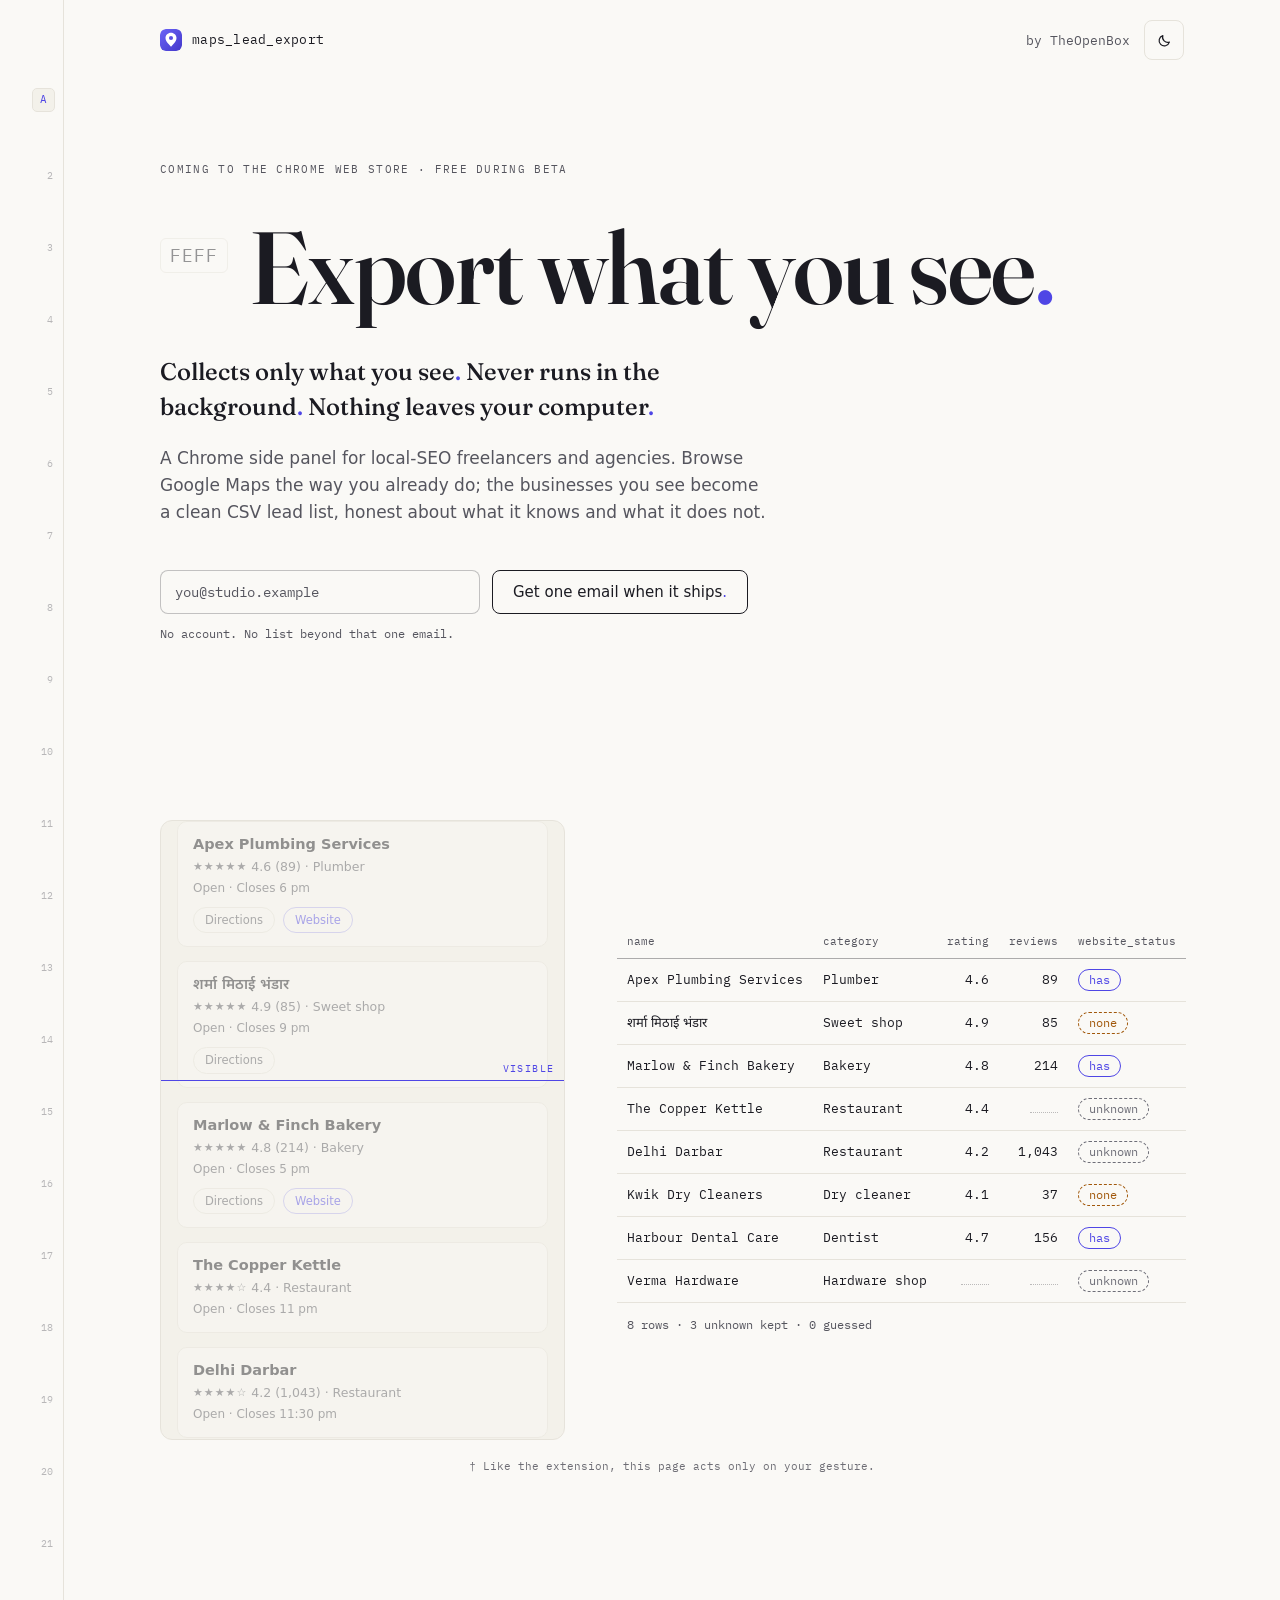
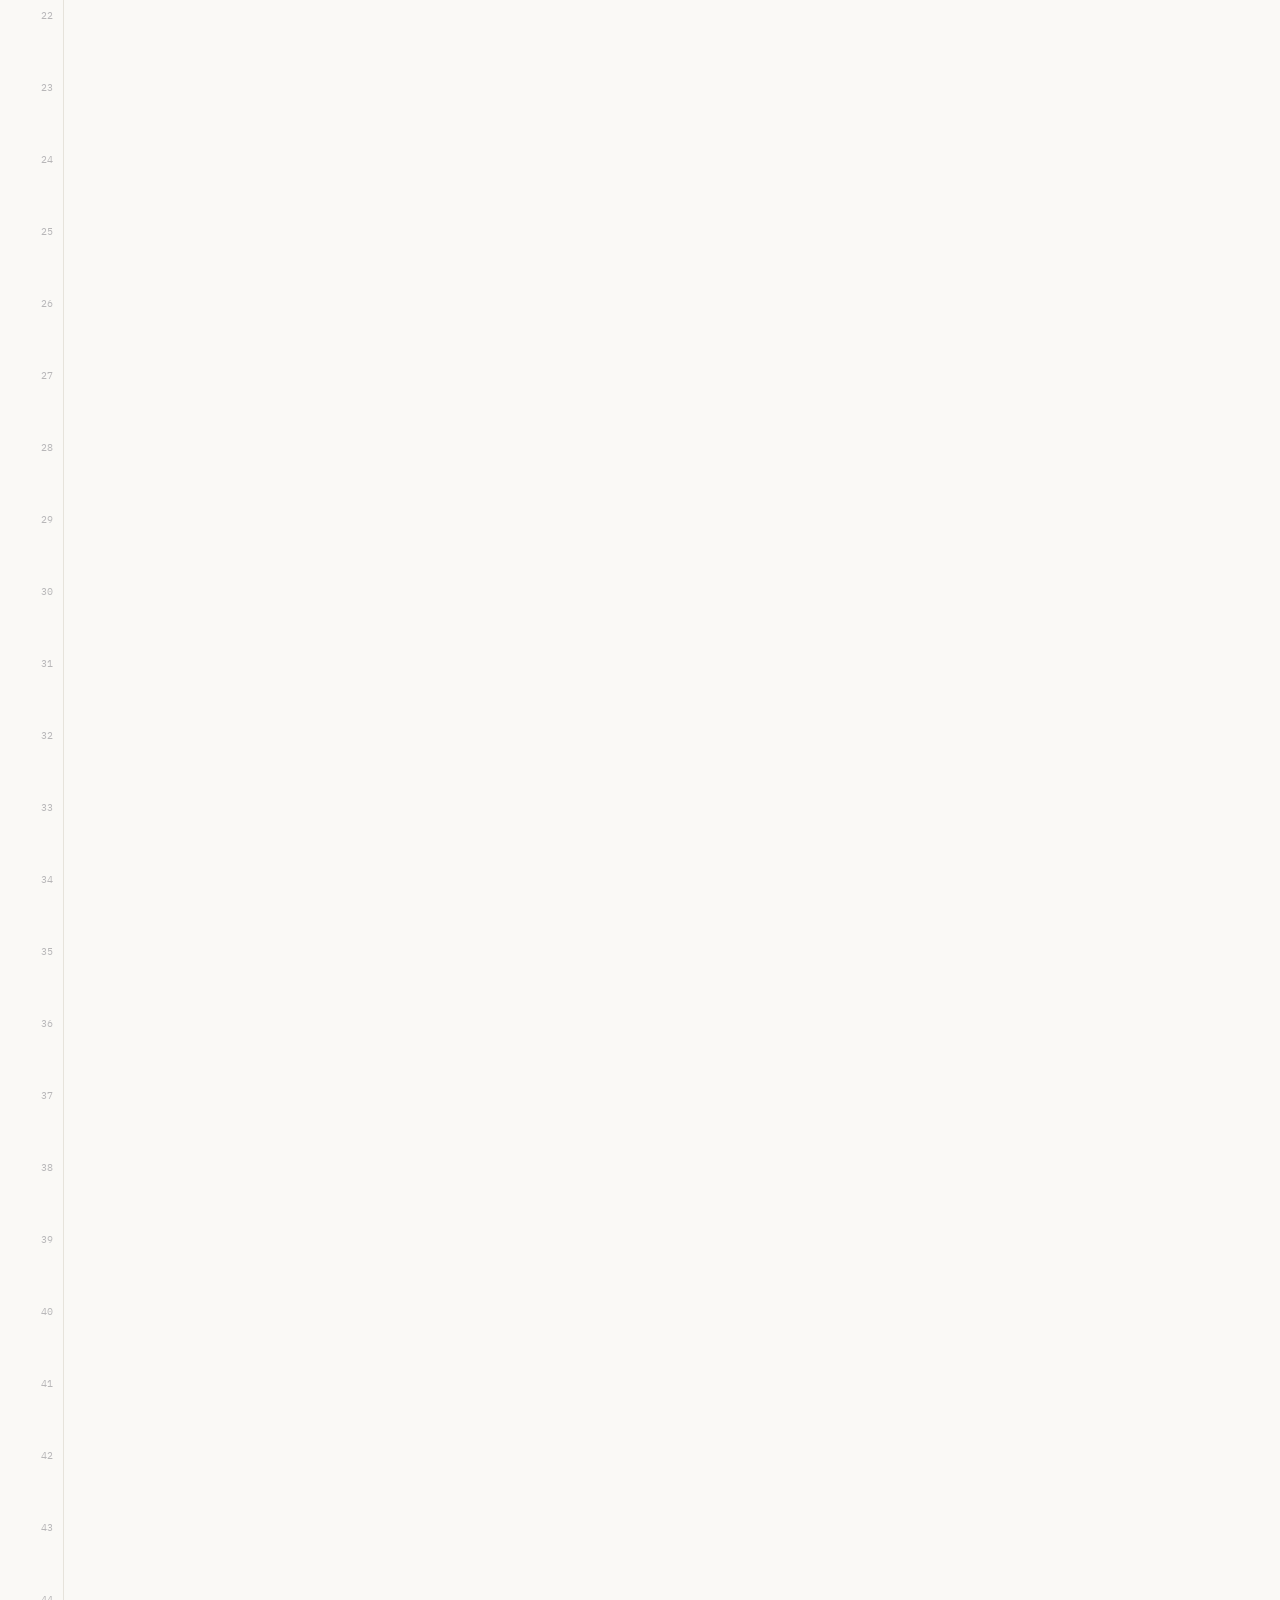
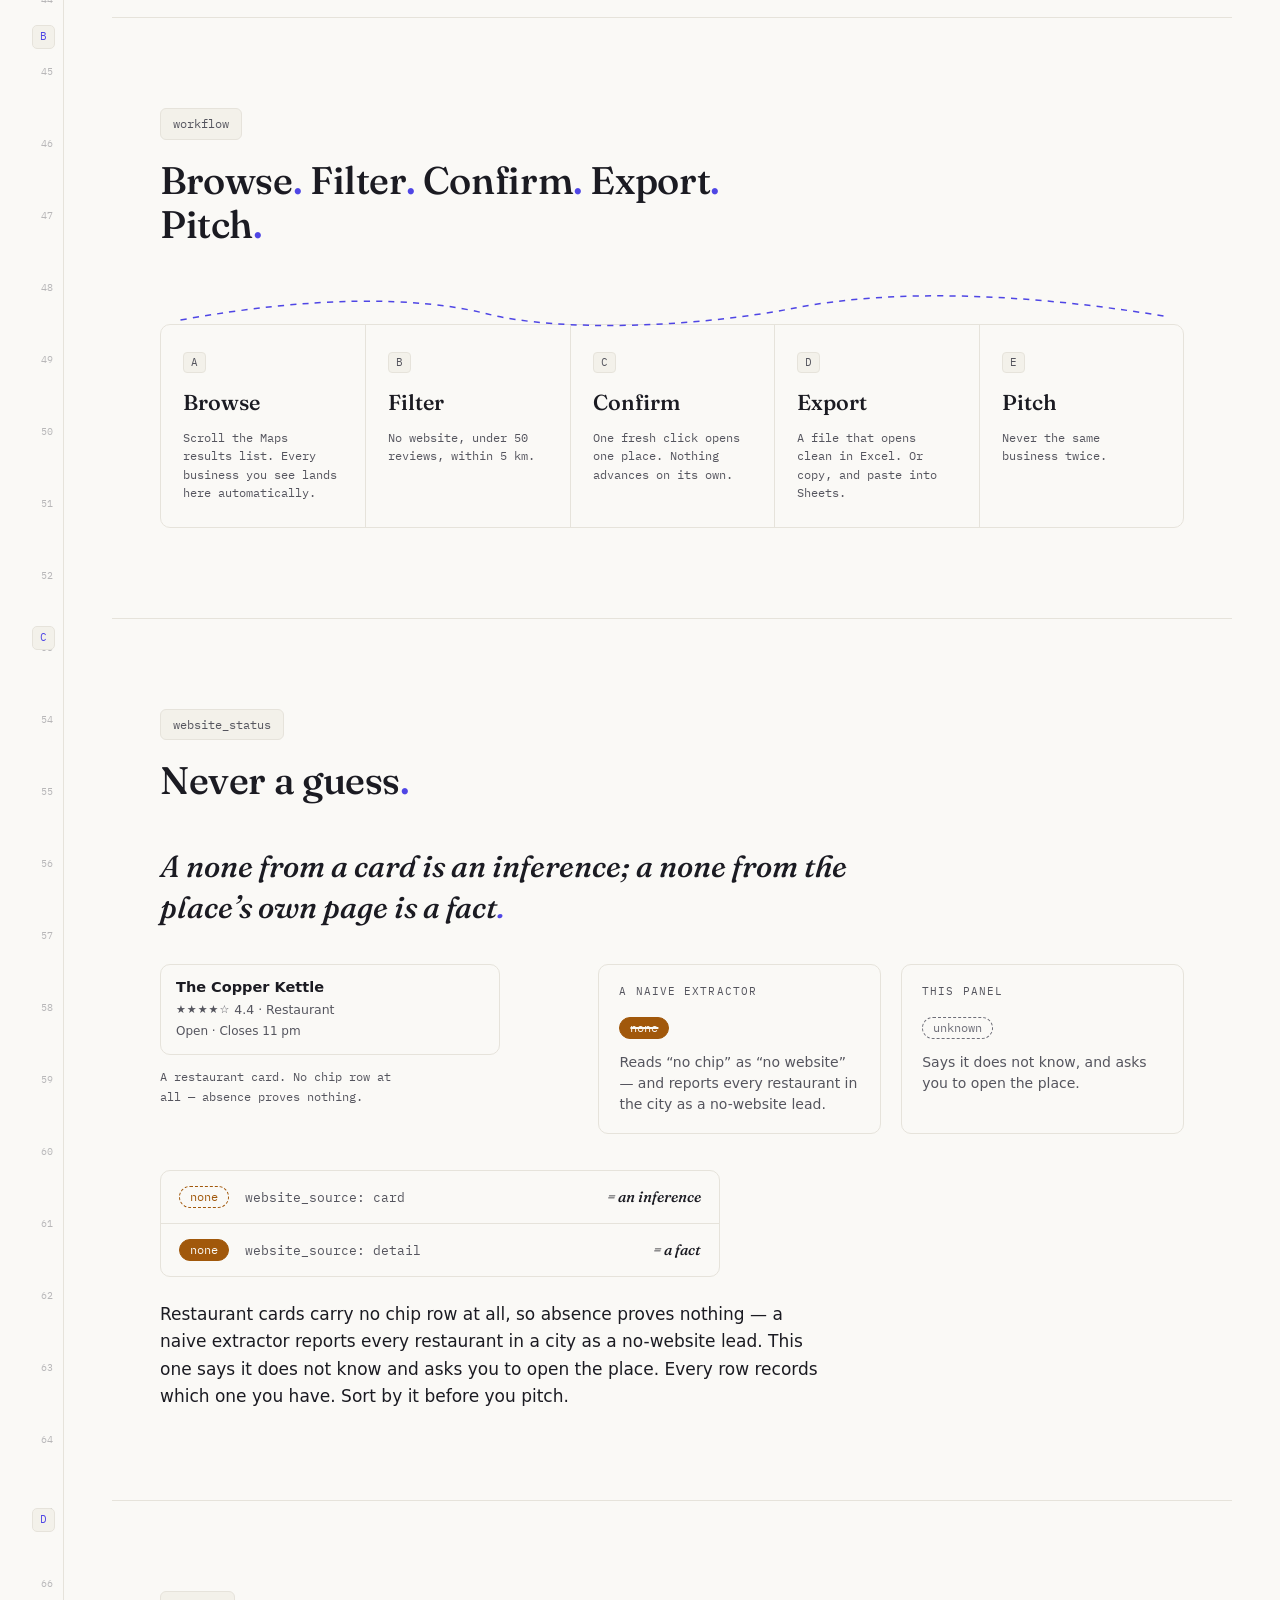
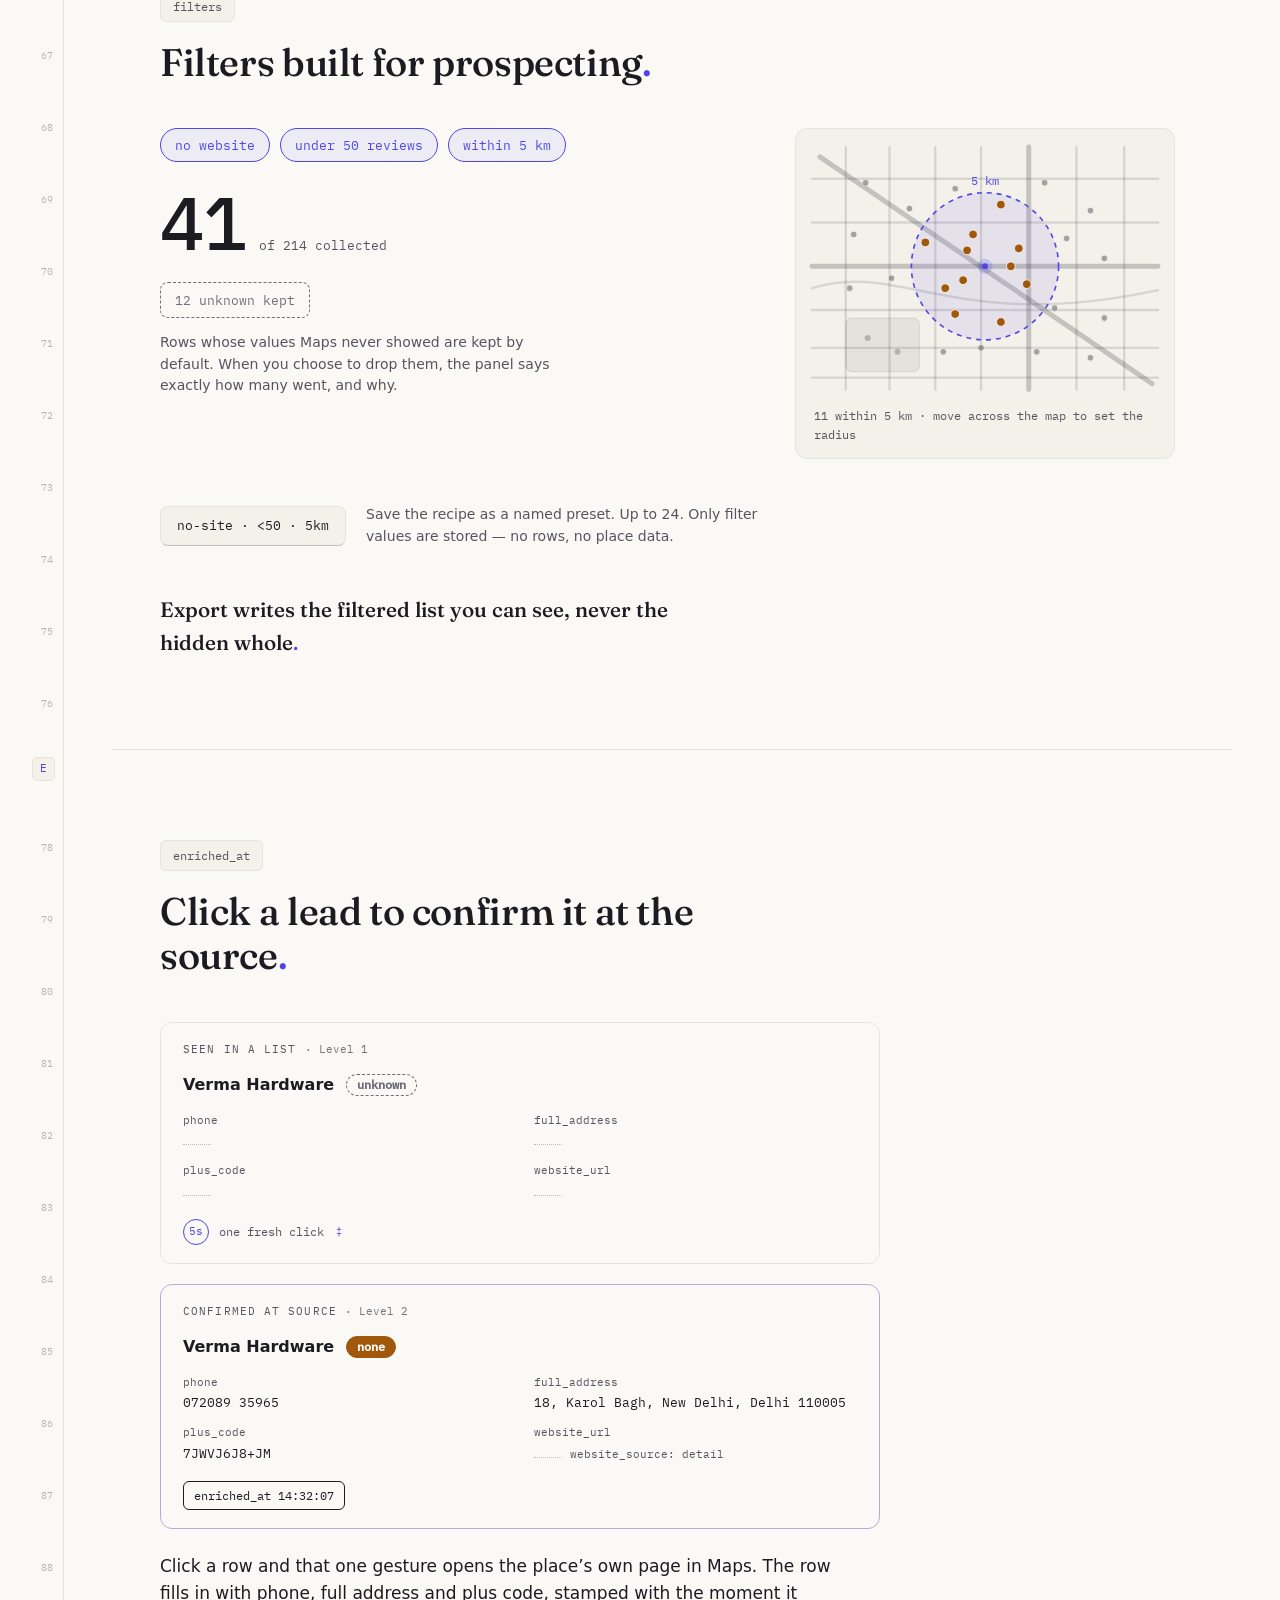
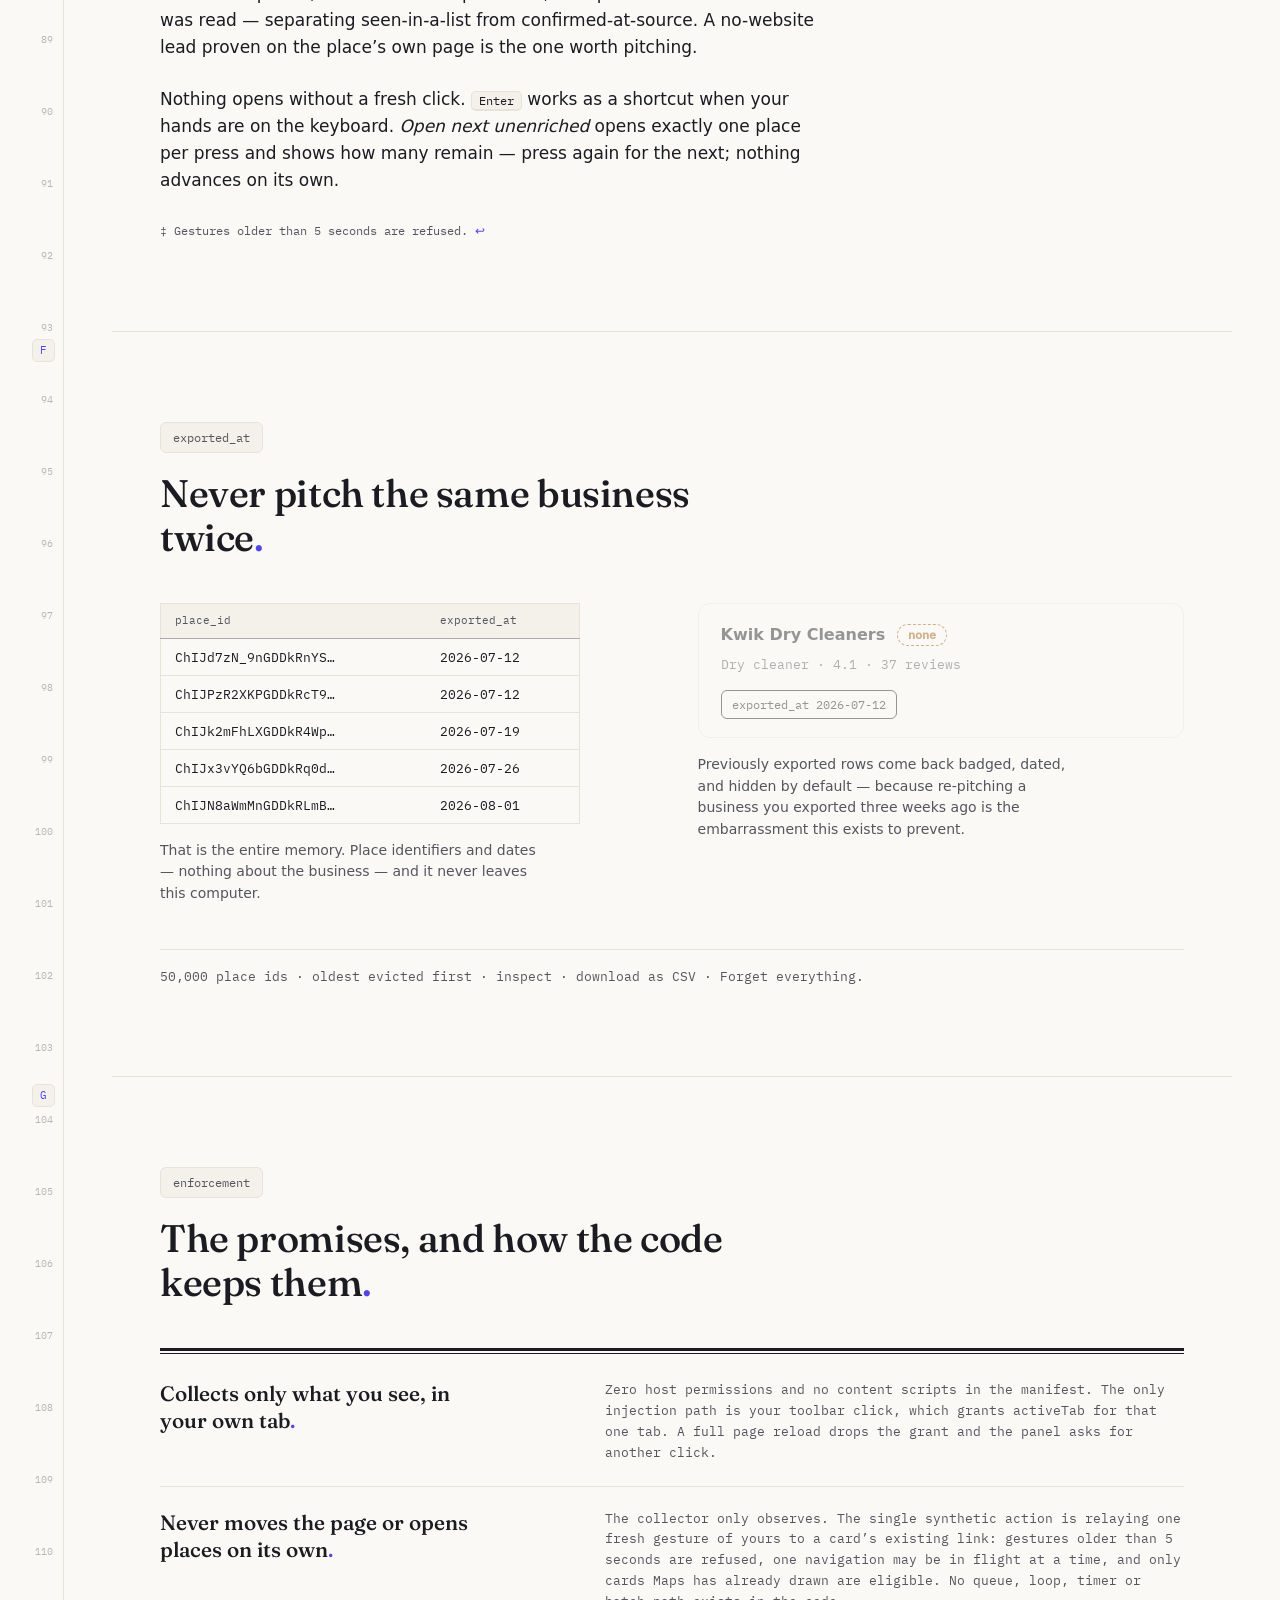
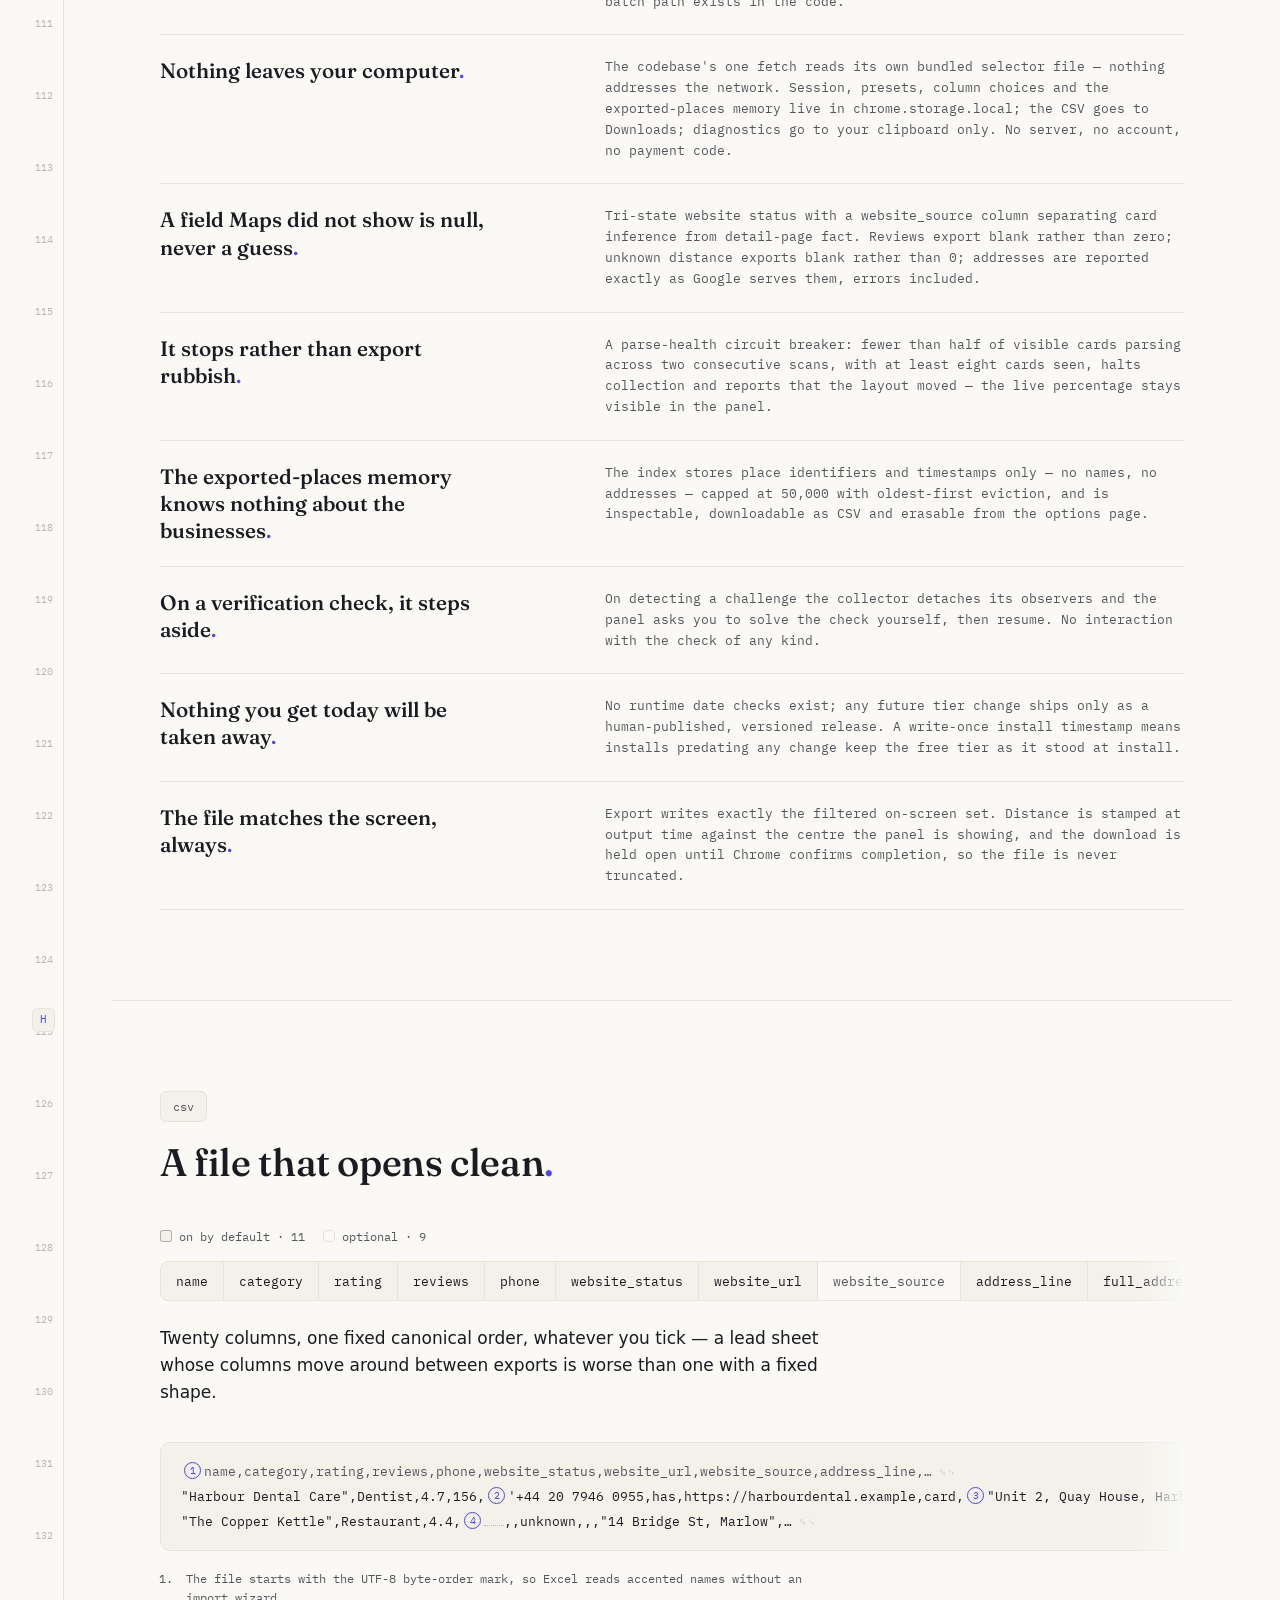
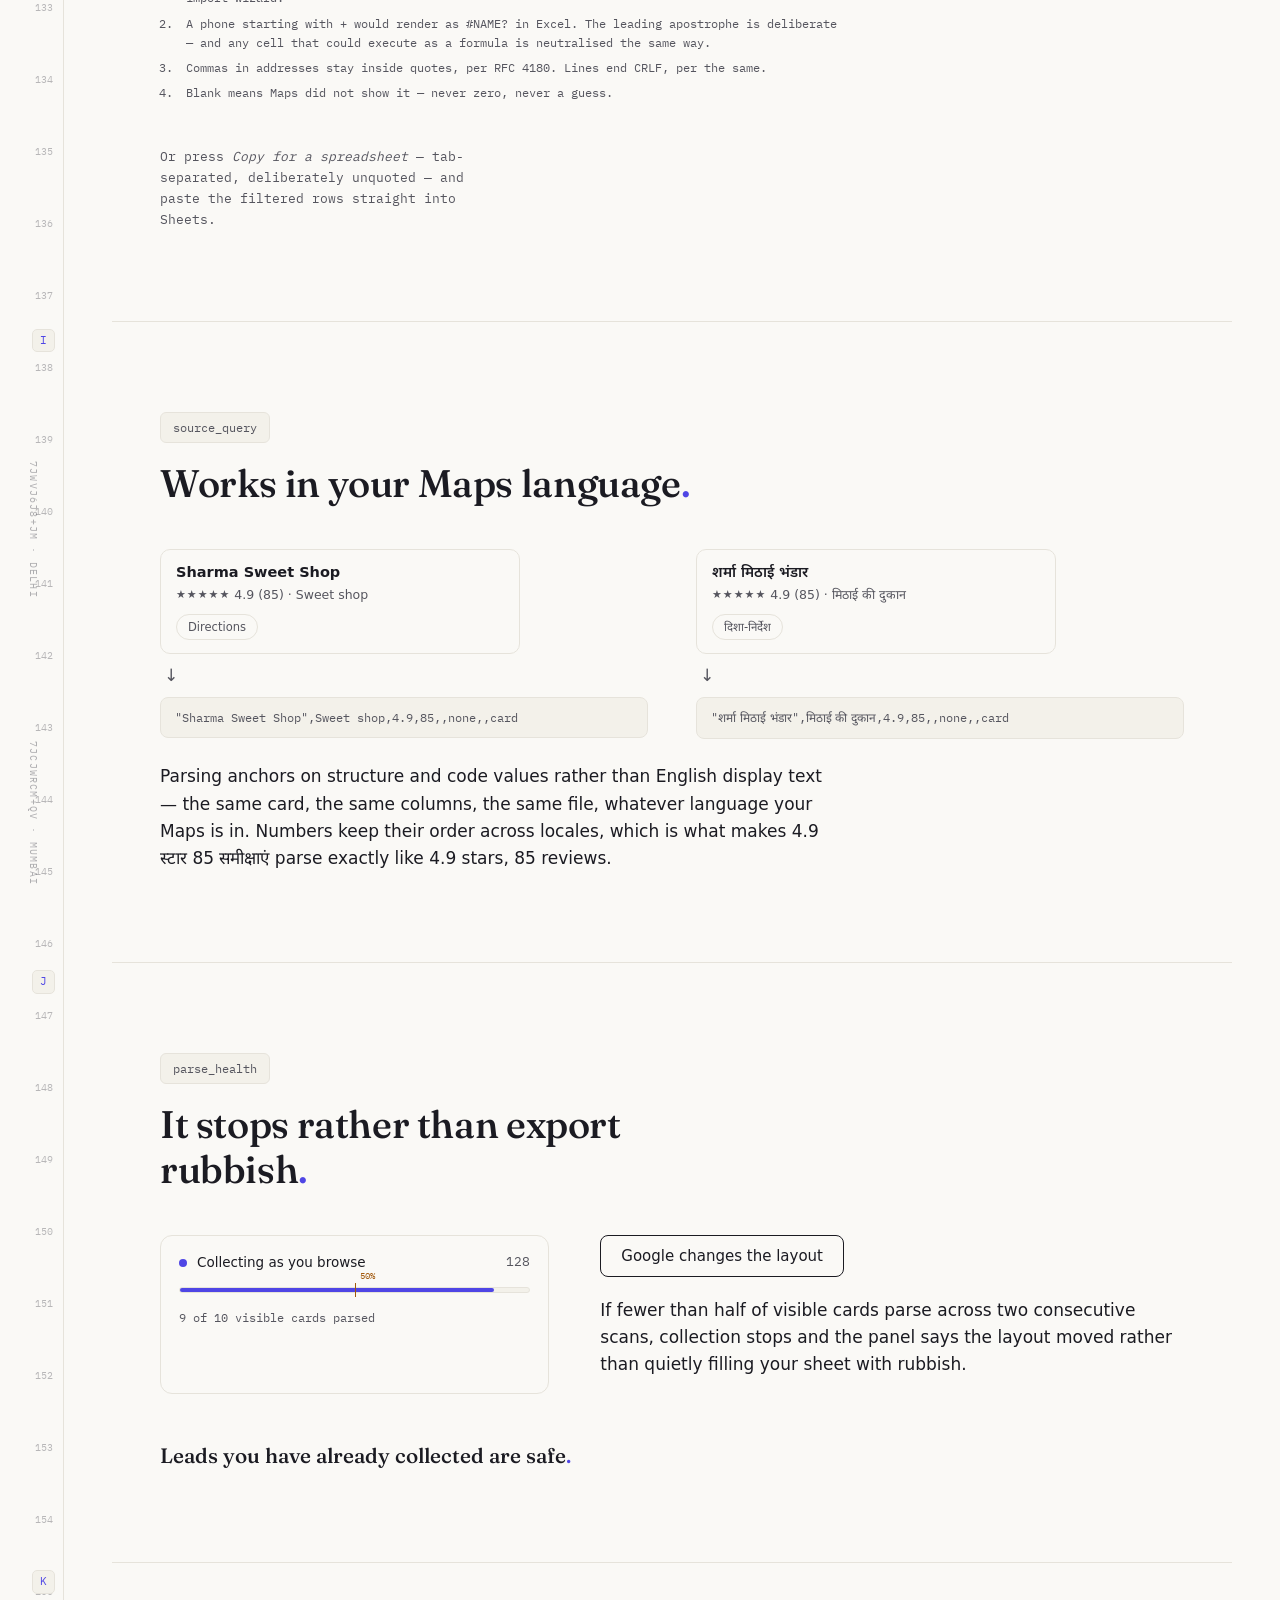
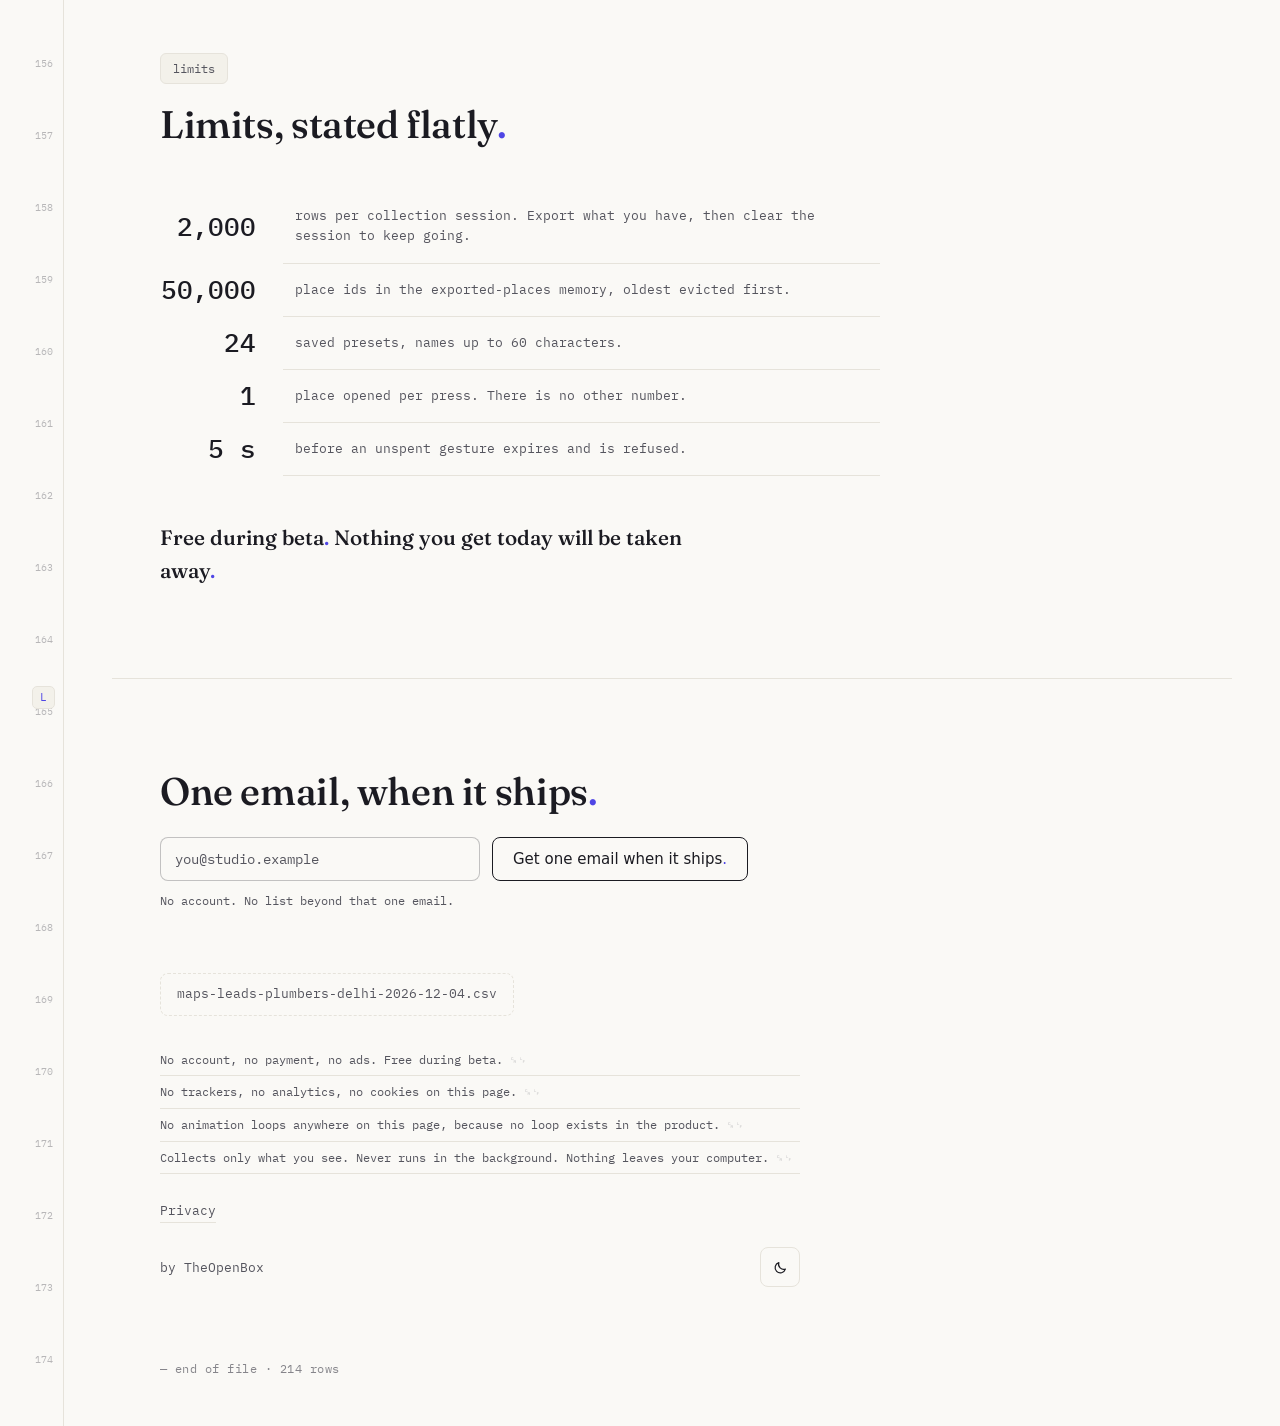
<file: website/index.html>
<!doctype html>
<html lang="en">
  <head>
    <meta charset="utf-8" />
    <meta name="viewport" content="width=device-width, initial-scale=1" />
    <title>Maps Lead Export — Export what you see.</title>
    <meta
      name="description"
      content="A Chrome side panel that turns the Google Maps results you are already looking at into a clean CSV lead list. Collects only what you see. Never runs in the background. Nothing leaves your computer."
    />
    <meta property="og:title" content="Maps Lead Export — Export what you see." />
    <meta
      property="og:description"
      content="A Chrome side panel that turns the Google Maps results you are already looking at into a clean CSV lead list. Local-first, honest about unknowns, free during beta."
    />
    <meta property="og:type" content="website" />
    <!-- At deploy: make og:image absolute and add og:url — share previews
         mostly resolve only absolute image URLs. -->
    <meta property="og:image" content="og.png" />
    <meta property="og:image:width" content="1200" />
    <meta property="og:image:height" content="630" />
    <meta name="theme-color" media="(prefers-color-scheme: light)" content="#FAF9F6" />
    <meta name="theme-color" media="(prefers-color-scheme: dark)" content="#121118" />
    <link rel="icon" type="image/svg+xml" href="favicon.svg" />

    <!-- Theme before first paint, so a stored choice never flashes. -->
    <script>
      (function () {
        document.documentElement.classList.add("js");
        try {
          var t = localStorage.getItem("mle-theme");
          if (t === "light" || t === "dark") document.documentElement.setAttribute("data-theme", t);
        } catch (e) {}
      })();
    </script>

    <link
      rel="preload"
      href="fonts/fraunces-var.woff2"
      as="font"
      type="font/woff2"
      crossorigin
    />
    <link rel="stylesheet" href="styles.css" />
  </head>

  <body>
    <a class="skip-link" href="#main">Skip to content</a>

    <!-- Row numbers and section letters, filled by site.js on wide screens. -->
    <div class="gutter" id="gutter" aria-hidden="true"></div>

    <header class="masthead wrap">
      <p class="masthead-brand">
        <svg class="pin" viewBox="0 0 128 128" width="22" height="22" aria-hidden="true">
          <defs>
            <linearGradient id="ping" x1="0" y1="0" x2="1" y2="1">
              <stop offset="0" stop-color="#6A63F6" />
              <stop offset="1" stop-color="#4338CA" />
            </linearGradient>
          </defs>
          <rect width="128" height="128" rx="30" fill="url(#ping)" />
          <path
            fill="#fff"
            fill-rule="evenodd"
            d="M64 22c-17.7 0-32 13.6-32 30.4 0 13.1 8.6 24.8 17.9 34.9L64 103l14.1-15.7C87.4 77.2 96 65.5 96 52.4 96 35.6 81.7 22 64 22Zm0 42a12 12 0 1 1 0-24 12 12 0 0 1 0 24Z"
          />
        </svg>
        <span class="masthead-name mono">maps_lead_export</span>
      </p>
      <p class="masthead-side">
        <span class="mono muted">by TheOpenBox</span>
        <button class="theme-toggle" type="button" data-theme-toggle aria-label="Switch between light and dark">
          <svg class="icon-sun" viewBox="0 0 16 16" width="15" height="15" aria-hidden="true">
            <circle cx="8" cy="8" r="3.2" fill="none" stroke="currentColor" stroke-width="1.3" />
            <path
              d="M8 1.2v1.8M8 13v1.8M1.2 8H3M13 8h1.8M3.2 3.2l1.3 1.3M11.5 11.5l1.3 1.3M12.8 3.2l-1.3 1.3M4.5 11.5l-1.3 1.3"
              stroke="currentColor"
              stroke-width="1.3"
              stroke-linecap="round"
            />
          </svg>
          <svg class="icon-moon" viewBox="0 0 16 16" width="15" height="15" aria-hidden="true">
            <path
              d="M13.2 9.8A5.6 5.6 0 0 1 6.2 2.8a5.6 5.6 0 1 0 7 7Z"
              fill="none"
              stroke="currentColor"
              stroke-width="1.3"
              stroke-linejoin="round"
            />
          </svg>
        </button>
      </p>
    </header>

    <main id="main">
      <!-- ============================================================ A · hero -->
      <section class="hero wrap" data-letter="A">
        <p class="kicker mono">Coming to the Chrome Web Store · free during beta</p>

        <div class="tagline-row">
          <button
            class="bom"
            type="button"
            data-pop="pop-bom"
            aria-expanded="false"
            aria-label="FEFF — the UTF-8 byte-order mark"
          >FEFF</button>
          <h1 class="tagline">Export what you see<span class="stop">.</span></h1>
        </div>
        <span class="pop mono" role="note" id="pop-bom" hidden
          >U+FEFF, the UTF-8 byte-order mark. Every exported file starts with it, so Excel opens it
          clean.</span
        >

        <p class="hero-sub">
          Collects only what you see<span class="stop">.</span> Never runs in the
          background<span class="stop">.</span> Nothing leaves your computer<span class="stop">.</span>
        </p>

        <p class="hero-body">
          A Chrome side panel for local-SEO freelancers and agencies. Browse Google Maps the way you
          already do; the businesses you see become a clean CSV lead list, honest about what it knows
          and what it does not.
        </p>

        <form class="waitlist" data-waitlist novalidate>
          <div class="waitlist-row">
            <label class="sr-only" for="wl-email">Email address</label>
            <input
              id="wl-email"
              name="email"
              type="email"
              required
              placeholder="you@studio.example"
              autocomplete="email"
              aria-describedby="wl-msg-1"
            />
            <button class="btn-ghost" type="submit">Get one email when it ships<span class="stop">.</span></button>
          </div>
          <p class="waitlist-note mono">No account. No list beyond that one email.</p>
          <p class="waitlist-msg mono" role="status" id="wl-msg-1"></p>
        </form>
      </section>

      <!-- The signature stage: your own scrolling collects the rows. -->
      <section class="stage" id="stage" aria-label="How collecting looks">
        <div class="stage-pin">
          <div class="stage-grid wrap">
            <div class="stage-cards" aria-hidden="true">
              <div class="scanline"><span class="mono">visible</span></div>
              <div class="cards-track" id="cardsTrack">
                <div class="mcard" data-row="0">
                  <p class="mcard-name">Apex Plumbing Services</p>
                  <p class="mcard-meta"><span class="mcard-stars">★★★★★</span> 4.6 <span class="mcard-dim">(89)</span> · Plumber</p>
                  <p class="mcard-line">Open · Closes 6&nbsp;pm</p>
                  <p class="mcard-chips"><span class="mcard-chip">Directions</span><span class="mcard-chip mcard-chip-site">Website</span></p>
                </div>
                <div class="mcard" data-row="1">
                  <p class="mcard-name devanagari" lang="hi">शर्मा मिठाई भंडार</p>
                  <p class="mcard-meta"><span class="mcard-stars">★★★★★</span> 4.9 <span class="mcard-dim">(85)</span> · Sweet shop</p>
                  <p class="mcard-line">Open · Closes 9&nbsp;pm</p>
                  <p class="mcard-chips"><span class="mcard-chip">Directions</span></p>
                </div>
                <div class="mcard" data-row="2">
                  <p class="mcard-name">Marlow &amp; Finch Bakery</p>
                  <p class="mcard-meta"><span class="mcard-stars">★★★★★</span> 4.8 <span class="mcard-dim">(214)</span> · Bakery</p>
                  <p class="mcard-line">Open · Closes 5&nbsp;pm</p>
                  <p class="mcard-chips"><span class="mcard-chip">Directions</span><span class="mcard-chip mcard-chip-site">Website</span></p>
                </div>
                <div class="mcard mcard-bare" data-row="3">
                  <p class="mcard-name">The Copper Kettle</p>
                  <p class="mcard-meta"><span class="mcard-stars">★★★★☆</span> 4.4 · Restaurant</p>
                  <p class="mcard-line">Open · Closes 11&nbsp;pm</p>
                </div>
                <div class="mcard mcard-bare" data-row="4">
                  <p class="mcard-name">Delhi Darbar</p>
                  <p class="mcard-meta"><span class="mcard-stars">★★★★☆</span> 4.2 <span class="mcard-dim">(1,043)</span> · Restaurant</p>
                  <p class="mcard-line">Open · Closes 11:30&nbsp;pm</p>
                </div>
                <div class="mcard" data-row="5">
                  <p class="mcard-name">Kwik Dry Cleaners</p>
                  <p class="mcard-meta"><span class="mcard-stars">★★★★☆</span> 4.1 <span class="mcard-dim">(37)</span> · Dry cleaner</p>
                  <p class="mcard-line">Open · Closes 8&nbsp;pm</p>
                  <p class="mcard-chips"><span class="mcard-chip">Directions</span></p>
                </div>
                <div class="mcard" data-row="6">
                  <p class="mcard-name">Harbour Dental Care</p>
                  <p class="mcard-meta"><span class="mcard-stars">★★★★★</span> 4.7 <span class="mcard-dim">(156)</span> · Dentist</p>
                  <p class="mcard-line">Open · Closes 5:30&nbsp;pm</p>
                  <p class="mcard-chips"><span class="mcard-chip">Directions</span><span class="mcard-chip mcard-chip-site">Website</span></p>
                </div>
                <div class="mcard mcard-bare" data-row="7">
                  <p class="mcard-name">Verma Hardware</p>
                  <p class="mcard-meta">Hardware shop</p>
                  <p class="mcard-line">Open · Closes 7&nbsp;pm</p>
                </div>
              </div>
            </div>

            <div class="stage-ledger">
              <table class="ledger">
                <caption class="sr-only">
                  The side panel's ledger, filling with the businesses scrolled past on the left.
                </caption>
                <thead>
                  <tr class="mono">
                    <th scope="col">name</th>
                    <th scope="col">category</th>
                    <th scope="col" class="num">rating</th>
                    <th scope="col" class="num">reviews</th>
                    <th scope="col">website_status</th>
                  </tr>
                </thead>
                <tbody class="mono">
                  <tr class="lrow landed" data-row="0">
                    <td>Apex Plumbing Services</td>
                    <td>Plumber</td>
                    <td class="num">4.6</td>
                    <td class="num">89</td>
                    <td><span class="chip chip-has">has</span></td>
                  </tr>
                  <tr class="lrow landed" data-row="1">
                    <td class="devanagari" lang="hi">शर्मा मिठाई भंडार</td>
                    <td>Sweet shop</td>
                    <td class="num">4.9</td>
                    <td class="num">85</td>
                    <td><span class="chip chip-none-card">none</span></td>
                  </tr>
                  <tr class="lrow landed" data-row="2">
                    <td>Marlow &amp; Finch Bakery</td>
                    <td>Bakery</td>
                    <td class="num">4.8</td>
                    <td class="num">214</td>
                    <td><span class="chip chip-has">has</span></td>
                  </tr>
                  <tr class="lrow landed" data-row="3">
                    <td>The Copper Kettle</td>
                    <td>Restaurant</td>
                    <td class="num">4.4</td>
                    <td class="num"><span class="blank" title="Maps did not show it"><span class="sr-only">not shown</span></span></td>
                    <td><span class="chip chip-unknown">unknown</span></td>
                  </tr>
                  <tr class="lrow landed" data-row="4">
                    <td>Delhi Darbar</td>
                    <td>Restaurant</td>
                    <td class="num">4.2</td>
                    <td class="num">1,043</td>
                    <td><span class="chip chip-unknown">unknown</span></td>
                  </tr>
                  <tr class="lrow landed" data-row="5">
                    <td>Kwik Dry Cleaners</td>
                    <td>Dry cleaner</td>
                    <td class="num">4.1</td>
                    <td class="num">37</td>
                    <td><span class="chip chip-none-card">none</span></td>
                  </tr>
                  <tr class="lrow landed" data-row="6">
                    <td>Harbour Dental Care</td>
                    <td>Dentist</td>
                    <td class="num">4.7</td>
                    <td class="num">156</td>
                    <td><span class="chip chip-has">has</span></td>
                  </tr>
                  <tr class="lrow landed" data-row="7">
                    <td>Verma Hardware</td>
                    <td>Hardware shop</td>
                    <td class="num"><span class="blank" title="Maps did not show it"><span class="sr-only">not shown</span></span></td>
                    <td class="num"><span class="blank" title="Maps did not show it"><span class="sr-only">not shown</span></span></td>
                    <td><span class="chip chip-unknown">unknown</span></td>
                  </tr>
                </tbody>
              </table>
              <p class="ledger-counter mono" id="ledgerCounter" aria-hidden="true">
                8 rows · 3 unknown kept · 0 guessed
              </p>
              <p class="sr-only" role="status" id="ledgerCounterLive"></p>
            </div>
          </div>
          <p class="stage-footnote mono wrap">† Like the extension, this page acts only on your gesture.</p>
        </div>
      </section>

      <!-- ============================================================ B · workflow -->
      <section class="section wrap" data-letter="B">
        <header class="sec-head">
          <span class="cellref mono">workflow</span>
          <h2 class="display">Browse<span class="stop">.</span> Filter<span class="stop">.</span> Confirm<span class="stop">.</span> Export<span class="stop">.</span> Pitch<span class="stop">.</span></h2>
        </header>

        <div class="flow" data-reveal-group>
          <svg class="flow-line" id="flowLine" viewBox="0 0 1000 40" preserveAspectRatio="none" aria-hidden="true">
            <path
              d="M20 30 C 150 6, 250 6, 320 24 S 520 38, 620 18 S 850 4, 980 26"
              fill="none"
              stroke="currentColor"
              stroke-width="1.5"
              stroke-dasharray="6 6"
            />
          </svg>
          <ol class="flow-cells">
            <li class="flow-cell reveal">
              <span class="flow-letter mono">A</span>
              <h3 class="flow-verb">Browse</h3>
              <p class="mono">Scroll the Maps results list. Every business you see lands here automatically.</p>
            </li>
            <li class="flow-cell reveal">
              <span class="flow-letter mono">B</span>
              <h3 class="flow-verb">Filter</h3>
              <p class="mono">No website, under 50 reviews, within 5 km.</p>
            </li>
            <li class="flow-cell reveal">
              <span class="flow-letter mono">C</span>
              <h3 class="flow-verb">Confirm</h3>
              <p class="mono">One fresh click opens one place. Nothing advances on its own.</p>
            </li>
            <li class="flow-cell reveal">
              <span class="flow-letter mono">D</span>
              <h3 class="flow-verb">Export</h3>
              <p class="mono">A file that opens clean in Excel. Or copy, and paste into Sheets.</p>
            </li>
            <li class="flow-cell reveal">
              <span class="flow-letter mono">E</span>
              <h3 class="flow-verb">Pitch</h3>
              <p class="mono">Never the same business twice.</p>
            </li>
          </ol>
        </div>
      </section>

      <!-- ============================================================ C · website_status -->
      <section class="section wrap" data-letter="C">
        <header class="sec-head">
          <span class="cellref mono">website_status</span>
          <h2 class="display">Never a guess<span class="stop">.</span></h2>
        </header>

        <blockquote class="pull">
          A none from a card is an inference; a none from the place&rsquo;s own page is a
          fact<span class="stop">.</span>
        </blockquote>

        <div class="verdicts" data-reveal-group>
          <div class="verdict-card reveal">
            <div class="mcard mcard-bare mcard-static">
              <p class="mcard-name">The Copper Kettle</p>
              <p class="mcard-meta"><span class="mcard-stars">★★★★☆</span> 4.4 · Restaurant</p>
              <p class="mcard-line">Open · Closes 11&nbsp;pm</p>
            </div>
            <p class="verdict-caption mono">A restaurant card. No chip row at all — absence proves nothing.</p>
          </div>
          <div class="verdict-pair reveal">
            <div class="verdict">
              <span class="verdict-who mono">a naive extractor</span>
              <span class="chip chip-none-page chip-struck">none</span>
              <p class="verdict-note">Reads &ldquo;no chip&rdquo; as &ldquo;no website&rdquo; — and reports every
                restaurant in the city as a no-website lead.</p>
            </div>
            <div class="verdict">
              <span class="verdict-who mono">this panel</span>
              <span class="chip chip-unknown">unknown</span>
              <p class="verdict-note">Says it does not know, and asks you to open the place.</p>
            </div>
          </div>
        </div>

        <div class="provenance reveal" data-reveal-group>
          <div class="prov-row">
            <span class="chip chip-none-card">none</span>
            <span class="mono prov-src">website_source: card</span>
            <span class="prov-eq">= an inference</span>
          </div>
          <div class="prov-row">
            <span class="chip chip-none-page">none</span>
            <span class="mono prov-src">website_source: detail</span>
            <span class="prov-eq">= a fact</span>
          </div>
        </div>

        <p class="body-copy">
          Restaurant cards carry no chip row at all, so absence proves nothing — a naive extractor
          reports every restaurant in a city as a no-website lead. This one says it does not know
          and asks you to open the place. Every row records which one you have. Sort by it before
          you pitch.
        </p>
      </section>

      <!-- ============================================================ D · filters -->
      <section class="section wrap" data-letter="D">
        <header class="sec-head">
          <span class="cellref mono">filters</span>
          <h2 class="display">Filters built for prospecting<span class="stop">.</span></h2>
        </header>

        <div class="filters-demo" id="filtersDemo">
          <div class="filters-left">
            <div class="ftokens" aria-hidden="true">
              <span class="ftoken mono" data-step="1">no website</span>
              <span class="ftoken mono" data-step="2">under 50 reviews</span>
              <span class="ftoken mono" data-step="3">within 5 km</span>
            </div>
            <p class="fcounter">
              <span class="fcounter-num mono" id="fCounter">41</span>
              <span class="fcounter-label mono">of 214 collected</span>
            </p>
            <p class="sr-only" role="status" aria-live="polite" id="fCounterLive"></p>
            <p class="fkept mono" id="fKept">12 unknown kept</p>
            <p class="fkept-caption">
              Rows whose values Maps never showed are kept by default. When you choose to drop them,
              the panel says exactly how many went, and why.
            </p>
          </div>

          <figure class="radius-plot" id="radiusPlot">
            <svg
              viewBox="0 0 360 260"
              role="img"
              aria-label="A street map with a dashed five-kilometre ring drawn around your search centre. The businesses that fall inside the ring are highlighted; the rest lie beyond five kilometres."
            >
              <!-- The street network. Irregular on purpose — a real place, not
                   graph paper. Colours derive from --ink/--accent so the map
                   themes itself in light and dark. -->
              <g class="map-streets">
                <line class="street" x1="6" y1="40" x2="354" y2="40" />
                <line class="street" x1="6" y1="84" x2="354" y2="84" />
                <line class="street" x1="6" y1="172" x2="354" y2="172" />
                <line class="street" x1="6" y1="210" x2="354" y2="210" />
                <line class="street" x1="6" y1="240" x2="354" y2="240" />
                <line class="street" x1="40" y1="8" x2="40" y2="252" />
                <line class="street" x1="84" y1="8" x2="84" y2="252" />
                <line class="street" x1="130" y1="8" x2="130" y2="252" />
                <line class="street" x1="176" y1="8" x2="176" y2="252" />
                <line class="street" x1="272" y1="8" x2="272" y2="252" />
                <line class="street" x1="320" y1="8" x2="320" y2="252" />
                <path class="street" d="M6 150 C 96 122, 150 196, 354 152" fill="none" />
                <line class="artery" x1="6" y1="128" x2="354" y2="128" />
                <line class="artery" x1="224" y1="8" x2="224" y2="252" />
                <line class="artery" x1="14" y1="18" x2="348" y2="246" />
              </g>

              <g class="map-park-g">
                <rect class="map-park" x="40" y="180" width="74" height="54" rx="6" />
                <circle class="map-tree" cx="62" cy="200" r="3" />
                <circle class="map-tree" cx="92" cy="214" r="3" />
              </g>

              <!-- Soft disc showing the area inside the radius. Under the pins. -->
              <circle class="ring-fill" id="ringFill" cx="180" cy="128" r="74" />

              <!-- Collected businesses. .in = inside the current radius. -->
              <g class="plot-pins" id="plotPins">
                <circle class="pin-dot in" cx="196" cy="66" r="3.4" />
                <circle class="pin-dot in" cx="120" cy="104" r="3.4" />
                <circle class="pin-dot in" cx="168" cy="96" r="3.4" />
                <circle class="pin-dot in" cx="214" cy="110" r="3.4" />
                <circle class="pin-dot in" cx="140" cy="150" r="3.4" />
                <circle class="pin-dot in" cx="158" cy="142" r="3.4" />
                <circle class="pin-dot in" cx="222" cy="146" r="3.4" />
                <circle class="pin-dot in" cx="150" cy="176" r="3.4" />
                <circle class="pin-dot in" cx="196" cy="184" r="3.4" />
                <circle class="pin-dot in" cx="206" cy="128" r="3.4" />
                <circle class="pin-dot in" cx="162" cy="112" r="3.4" />
                <circle class="pin-dot" cx="60" cy="44" r="3.4" />
                <circle class="pin-dot" cx="104" cy="70" r="3.4" />
                <circle class="pin-dot" cx="150" cy="50" r="3.4" />
                <circle class="pin-dot" cx="240" cy="44" r="3.4" />
                <circle class="pin-dot" cx="286" cy="72" r="3.4" />
                <circle class="pin-dot" cx="48" cy="96" r="3.4" />
                <circle class="pin-dot" cx="262" cy="100" r="3.4" />
                <circle class="pin-dot" cx="300" cy="120" r="3.4" />
                <circle class="pin-dot" cx="86" cy="140" r="3.4" />
                <circle class="pin-dot" cx="250" cy="170" r="3.4" />
                <circle class="pin-dot" cx="300" cy="180" r="3.4" />
                <circle class="pin-dot" cx="138" cy="214" r="3.4" />
                <circle class="pin-dot" cx="176" cy="210" r="3.4" />
                <circle class="pin-dot" cx="232" cy="214" r="3.4" />
                <circle class="pin-dot" cx="286" cy="220" r="3.4" />
                <circle class="pin-dot" cx="44" cy="150" r="3.4" />
              </g>

              <g class="plot-ring">
                <circle
                  class="ring-circle"
                  id="ringCircle"
                  cx="180"
                  cy="128"
                  r="74"
                  fill="none"
                  stroke-dasharray="5 5"
                />
                <text class="ring-label mono" id="ringLabel" x="180" y="46" text-anchor="middle">5 km</text>
                <g class="centre-mark">
                  <circle class="centre-halo" cx="180" cy="128" r="7.5" />
                  <circle class="centre-dot" cx="180" cy="128" r="3" />
                </g>
              </g>
            </svg>
            <figcaption class="mono">
              <span id="ringCount">11</span> within <span id="ringKm">5</span> km
              <span class="plot-hint"> · move across the map to set the radius</span>
            </figcaption>
          </figure>
        </div>

        <div class="preset reveal">
          <span class="preset-tab mono">no-site · &lt;50 · 5km</span>
          <p class="preset-caption">
            Save the recipe as a named preset. Up to 24. Only filter values are stored — no rows, no
            place data.
          </p>
        </div>

        <p class="closing-line">Export writes the filtered list you can see, never the hidden whole<span class="stop">.</span></p>
      </section>

      <!-- ============================================================ E · enriched_at -->
      <section class="section wrap" data-letter="E">
        <header class="sec-head">
          <span class="cellref mono">enriched_at</span>
          <h2 class="display">Click a lead to confirm it at the source<span class="stop">.</span></h2>
        </header>

        <div class="confirm-plate" data-reveal-group>
          <div class="crow reveal">
            <p class="crow-tag mono">seen in a list <span class="crow-level">· Level 1</span></p>
            <div class="crow-body">
              <p class="crow-name">Verma Hardware <span class="chip chip-unknown">unknown</span></p>
              <dl class="crow-fields mono">
                <div><dt>phone</dt><dd><span class="blank"><span class="sr-only">not shown</span></span></dd></div>
                <div><dt>full_address</dt><dd><span class="blank"><span class="sr-only">not shown</span></span></dd></div>
                <div><dt>plus_code</dt><dd><span class="blank"><span class="sr-only">not shown</span></span></dd></div>
                <div><dt>website_url</dt><dd><span class="blank"><span class="sr-only">not shown</span></span></dd></div>
              </dl>
            </div>
            <p class="crow-hint mono"><span class="gesture-badge">5s</span> one fresh click<sup><a class="fnref" href="#fn-5s" id="fnref-5s">‡</a></sup></p>
          </div>

          <div class="crow crow-filled reveal">
            <p class="crow-tag mono">confirmed at source <span class="crow-level">· Level 2</span></p>
            <div class="crow-body">
              <p class="crow-name">Verma Hardware <span class="chip chip-none-page">none</span></p>
              <dl class="crow-fields mono">
                <div><dt>phone</dt><dd>072089 35965</dd></div>
                <div><dt>full_address</dt><dd>18, Karol Bagh, New Delhi, Delhi 110005</dd></div>
                <div><dt>plus_code</dt><dd>7JWVJ6J8+JM</dd></div>
                <div><dt>website_url</dt><dd><span class="blank"><span class="sr-only">not shown</span></span> <span class="crow-note">website_source: detail</span></dd></div>
              </dl>
            </div>
            <p class="crow-stamp mono">enriched_at 14:32:07</p>
          </div>
        </div>

        <p class="body-copy">
          Click a row and that one gesture opens the place&rsquo;s own page in Maps. The row fills in
          with phone, full address and plus code, stamped with the moment it was read — separating
          seen-in-a-list from confirmed-at-source. A no-website lead proven on the place&rsquo;s own
          page is the one worth pitching.
        </p>
        <p class="body-copy">
          Nothing opens without a fresh click. <kbd class="mono">Enter</kbd> works as a shortcut when
          your hands are on the keyboard. <em>Open next unenriched</em> opens exactly one place per
          press and shows how many remain — press again for the next; nothing advances on its own.
        </p>
        <p class="footnote mono" id="fn-5s">‡ Gestures older than 5 seconds are refused. <a class="fnback" href="#fnref-5s" aria-label="Back to text">↩</a></p>
      </section>

      <!-- ============================================================ F · exported_at -->
      <section class="section wrap" data-letter="F">
        <header class="sec-head">
          <span class="cellref mono">exported_at</span>
          <h2 class="display">Never pitch the same business twice<span class="stop">.</span></h2>
        </header>

        <div class="dedupe" data-reveal-group>
          <div class="memory reveal">
            <table class="memory-table mono">
              <caption class="sr-only">The entire exported-places memory: identifiers and dates only.</caption>
              <thead>
                <tr><th scope="col">place_id</th><th scope="col">exported_at</th></tr>
              </thead>
              <tbody>
                <tr><td>ChIJd7zN_9nGDDkRnYS…</td><td>2026-07-12</td></tr>
                <tr><td>ChIJPzR2XKPGDDkRcT9…</td><td>2026-07-12</td></tr>
                <tr><td>ChIJk2mFhLXGDDkR4Wp…</td><td>2026-07-19</td></tr>
                <tr><td>ChIJx3vYQ6bGDDkRq0d…</td><td>2026-07-26</td></tr>
                <tr><td>ChIJN8aWmMnGDDkRLmB…</td><td>2026-08-01</td></tr>
              </tbody>
            </table>
            <p class="memory-caption">
              That is the entire memory. Place identifiers and dates — nothing about the business —
              and it never leaves this computer.
            </p>
          </div>

          <div class="ghosted reveal">
            <div class="crow crow-ghost">
              <div class="crow-body">
                <p class="crow-name">Kwik Dry Cleaners <span class="chip chip-none-card">none</span></p>
                <p class="crow-meta mono">Dry cleaner · 4.1 · 37 reviews</p>
              </div>
              <p class="crow-stamp mono">exported_at 2026-07-12</p>
            </div>
            <p class="ghosted-caption">
              Previously exported rows come back badged, dated, and hidden by default — because
              re-pitching a business you exported three weeks ago is the embarrassment this exists
              to prevent.
            </p>
          </div>
        </div>

        <p class="specimen-line mono">
          50,000 place ids · oldest evicted first · inspect · download as CSV · Forget everything.
        </p>
      </section>

      <!-- ============================================================ G · enforcement -->
      <section class="section wrap" data-letter="G">
        <header class="sec-head">
          <span class="cellref mono">enforcement</span>
          <h2 class="display">The promises, and how the code keeps them<span class="stop">.</span></h2>
        </header>

        <div class="double-rule" aria-hidden="true"></div>
        <dl class="promises">
          <div class="promise reveal">
            <dt>Collects only what you see, in your own tab<span class="stop">.</span></dt>
            <dd class="mono">
              Zero host permissions and no content scripts in the manifest. The only injection path
              is your toolbar click, which grants activeTab for that one tab. A full page reload
              drops the grant and the panel asks for another click.
            </dd>
          </div>
          <div class="promise reveal">
            <dt>Never moves the page or opens places on its own<span class="stop">.</span></dt>
            <dd class="mono">
              The collector only observes. The single synthetic action is relaying one fresh gesture
              of yours to a card&rsquo;s existing link: gestures older than 5 seconds are refused,
              one navigation may be in flight at a time, and only cards Maps has already drawn are
              eligible. No queue, loop, timer or batch path exists in the code.
            </dd>
          </div>
          <div class="promise reveal">
            <dt>Nothing leaves your computer<span class="stop">.</span></dt>
            <dd class="mono">
              The codebase's one fetch reads its own bundled selector file — nothing addresses the
              network. Session, presets, column choices and the exported-places memory live in
              chrome.storage.local; the CSV goes to Downloads; diagnostics go to your clipboard
              only. No server, no account, no payment code.
            </dd>
          </div>
          <div class="promise reveal">
            <dt>A field Maps did not show is null, never a guess<span class="stop">.</span></dt>
            <dd class="mono">
              Tri-state website status with a website_source column separating card inference from
              detail-page fact. Reviews export blank rather than zero; unknown distance exports blank
              rather than 0; addresses are reported exactly as Google serves them, errors included.
            </dd>
          </div>
          <div class="promise reveal">
            <dt>It stops rather than export rubbish<span class="stop">.</span></dt>
            <dd class="mono">
              A parse-health circuit breaker: fewer than half of visible cards parsing across two
              consecutive scans, with at least eight cards seen, halts collection and reports that
              the layout moved — the live percentage stays visible in the panel.
            </dd>
          </div>
          <div class="promise reveal">
            <dt>The exported-places memory knows nothing about the businesses<span class="stop">.</span></dt>
            <dd class="mono">
              The index stores place identifiers and timestamps only — no names, no addresses —
              capped at 50,000 with oldest-first eviction, and is inspectable, downloadable as CSV
              and erasable from the options page.
            </dd>
          </div>
          <div class="promise reveal">
            <dt>On a verification check, it steps aside<span class="stop">.</span></dt>
            <dd class="mono">
              On detecting a challenge the collector detaches its observers and the panel asks you to
              solve the check yourself, then resume. No interaction with the check of any kind.
            </dd>
          </div>
          <div class="promise reveal">
            <dt>Nothing you get today will be taken away<span class="stop">.</span></dt>
            <dd class="mono">
              No runtime date checks exist; any future tier change ships only as a human-published,
              versioned release. A write-once install timestamp means installs predating any change
              keep the free tier as it stood at install.
            </dd>
          </div>
          <div class="promise reveal">
            <dt>The file matches the screen, always<span class="stop">.</span></dt>
            <dd class="mono">
              Export writes exactly the filtered on-screen set. Distance is stamped at output time
              against the centre the panel is showing, and the download is held open until Chrome
              confirms completion, so the file is never truncated.
            </dd>
          </div>
        </dl>
      </section>

      <!-- ============================================================ H · csv -->
      <section class="section wrap" data-letter="H">
        <header class="sec-head">
          <span class="cellref mono">csv</span>
          <h2 class="display">A file that opens clean<span class="stop">.</span></h2>
        </header>

        <p class="cols-legend mono">
          <span class="cols-key cols-key-default">on by default · 11</span>
          <span class="cols-key cols-key-optional">optional · 9</span>
        </p>
        <div class="scroll-x" tabindex="0" role="group" aria-label="The twenty columns, in canonical order">
          <ol class="cols mono">
            <li class="col-default">name</li>
            <li class="col-default">category</li>
            <li class="col-default">rating</li>
            <li class="col-default">reviews</li>
            <li class="col-default">phone</li>
            <li class="col-default">website_status</li>
            <li class="col-default">website_url</li>
            <li>website_source</li>
            <li class="col-default">address_line</li>
            <li class="col-default">full_address</li>
            <li>plus_code</li>
            <li class="col-default">place_url</li>
            <li>place_id</li>
            <li>id_source</li>
            <li>source_query</li>
            <li class="col-default">distance_km</li>
            <li>enrich_status</li>
            <li>collected_at</li>
            <li>enriched_at</li>
            <li>data_level</li>
          </ol>
        </div>
        <p class="body-copy">
          Twenty columns, one fixed canonical order, whatever you tick — a lead sheet whose columns
          move around between exports is worse than one with a fixed shape.
        </p>

        <div class="scroll-x" tabindex="0" role="group" aria-label="A sample of the file, annotated">
          <div class="fileplate mono">
            <p class="fileline">
              <button class="fmark" type="button" data-pop="pop-f1" aria-describedby="pop-f1" aria-label="Note 1, byte-order mark">1</button>name,category,rating,reviews,phone,website_status,website_url,website_source,address_line,…<span class="crlf" aria-hidden="true">␍␊</span>
            </p>
            <p class="fileline">
              "Harbour Dental Care",Dentist,4.7,156,<button class="fmark" type="button" data-pop="pop-f2" aria-describedby="pop-f2" aria-label="Note 2, leading apostrophe">2</button>'+44&nbsp;20&nbsp;7946&nbsp;0955,has,https://harbourdental.example,card,<button class="fmark" type="button" data-pop="pop-f3" aria-describedby="pop-f3" aria-label="Note 3, quoted commas">3</button>"Unit&nbsp;2, Quay&nbsp;House, Harbour&nbsp;Rd",…<span class="crlf" aria-hidden="true">␍␊</span>
            </p>
            <p class="fileline">
              "The Copper Kettle",Restaurant,4.4,<button class="fmark" type="button" data-pop="pop-f4" aria-describedby="pop-f4" aria-label="Note 4, blank cells">4</button><span class="blank blank-file"><span class="sr-only">not shown</span></span>,,unknown,,,"14 Bridge St, Marlow",…<span class="crlf" aria-hidden="true">␍␊</span>
            </p>
          </div>
        </div>
        <ol class="fnotes mono">
          <li><span class="pop-inline" id="pop-f1">The file starts with the UTF-8 byte-order mark, so Excel reads accented names without an import wizard.</span></li>
          <li><span class="pop-inline" id="pop-f2">A phone starting with + would render as #NAME? in Excel. The leading apostrophe is deliberate — and any cell that could execute as a formula is neutralised the same way.</span></li>
          <li><span class="pop-inline" id="pop-f3">Commas in addresses stay inside quotes, per RFC 4180. Lines end CRLF, per the same.</span></li>
          <li><span class="pop-inline" id="pop-f4">Blank means Maps did not show it — never zero, never a guess.</span></li>
        </ol>

        <p class="closing-line mono">
          Or press <em>Copy for a spreadsheet</em> — tab-separated, deliberately unquoted — and paste
          the filtered rows straight into Sheets.
        </p>
      </section>

      <!-- ============================================================ I · source_query -->
      <section class="section section-locale wrap" data-letter="I">
        <header class="sec-head">
          <span class="cellref mono">source_query</span>
          <h2 class="display">Works in your Maps language<span class="stop">.</span></h2>
        </header>

        <div class="locale-pair" data-reveal-group>
          <div class="locale-col reveal">
            <div class="mcard mcard-static">
              <p class="mcard-name">Sharma Sweet Shop</p>
              <p class="mcard-meta"><span class="mcard-stars">★★★★★</span> 4.9 <span class="mcard-dim">(85)</span> · Sweet shop</p>
              <p class="mcard-chips"><span class="mcard-chip">Directions</span></p>
            </div>
            <p class="locale-arrow" aria-hidden="true">↓</p>
            <p class="locale-row mono">"Sharma Sweet Shop",Sweet shop,4.9,85,,none,,card</p>
          </div>
          <div class="locale-col reveal">
            <div class="mcard mcard-static">
              <p class="mcard-name devanagari" lang="hi">शर्मा मिठाई भंडार</p>
              <p class="mcard-meta"><span class="mcard-stars">★★★★★</span> 4.9 <span class="mcard-dim">(85)</span> · <span class="devanagari" lang="hi">मिठाई की दुकान</span></p>
              <p class="mcard-chips"><span class="mcard-chip devanagari" lang="hi">दिशा-निर्देश</span></p>
            </div>
            <p class="locale-arrow" aria-hidden="true">↓</p>
            <p class="locale-row mono">"<span class="devanagari" lang="hi">शर्मा मिठाई भंडार</span>",<span class="devanagari" lang="hi">मिठाई की दुकान</span>,4.9,85,,none,,card</p>
          </div>
        </div>

        <p class="body-copy">
          Parsing anchors on structure and code values rather than English display text — the same
          card, the same columns, the same file, whatever language your Maps is in. Numbers keep
          their order across locales, which is what makes
          <span class="devanagari" lang="hi">4.9 स्टार 85 समीक्षाएं</span> parse exactly like 4.9 stars, 85
          reviews.
        </p>
      </section>

      <!-- ============================================================ J · parse_health -->
      <section class="section wrap" data-letter="J">
        <header class="sec-head">
          <span class="cellref mono">parse_health</span>
          <h2 class="display">It stops rather than export rubbish<span class="stop">.</span></h2>
        </header>

        <div class="failloud">
          <div class="panel-fac" id="panelFac" data-state="healthy">
            <div class="fac-head">
              <span class="fac-dot" aria-hidden="true"></span>
              <span class="fac-status" data-healthy="Collecting as you browse" data-stopped="Maps layout changed">Collecting as you browse</span>
              <span class="fac-count mono">128</span>
            </div>
            <div class="fac-bar" role="img" aria-label="Parse health, with the halt threshold marked at fifty per cent">
              <span class="fac-fill"></span>
              <span class="fac-mark"><i class="mono">50%</i></span>
            </div>
            <p class="fac-health mono" data-healthy="9 of 10 visible cards parsed" data-stopped="4 of 10 visible cards parsed" aria-live="polite">9 of 10 visible cards parsed</p>
            <p class="fac-msg" aria-live="polite" data-healthy="" data-stopped="Layout moved. Collection stopped. Your 128 leads are untouched."></p>
          </div>
          <div class="failloud-side">
            <button class="btn-ghost" type="button" id="breakBtn" aria-pressed="false">Google changes the layout</button>
            <p class="body-copy">
              If fewer than half of visible cards parse across two consecutive scans, collection
              stops and the panel says the layout moved rather than quietly filling your sheet with
              rubbish.
            </p>
          </div>
        </div>

        <p class="closing-line">Leads you have already collected are safe<span class="stop">.</span></p>
      </section>

      <!-- ============================================================ K · limits -->
      <section class="section wrap" data-letter="K">
        <header class="sec-head">
          <span class="cellref mono">limits</span>
          <h2 class="display">Limits, stated flatly<span class="stop">.</span></h2>
        </header>

        <table class="limits mono">
          <caption class="sr-only">
            Every limit in the product, and what happens at it.
          </caption>
          <tbody>
            <tr class="reveal">
              <th scope="row" class="limits-num">2,000</th>
              <td>rows per collection session. Export what you have, then clear the session to keep going.</td>
            </tr>
            <tr class="reveal">
              <th scope="row" class="limits-num">50,000</th>
              <td>place ids in the exported-places memory, oldest evicted first.</td>
            </tr>
            <tr class="reveal">
              <th scope="row" class="limits-num">24</th>
              <td>saved presets, names up to 60 characters.</td>
            </tr>
            <tr class="reveal">
              <th scope="row" class="limits-num">1</th>
              <td>place opened per press. There is no other number.</td>
            </tr>
            <tr class="reveal">
              <th scope="row" class="limits-num">5&nbsp;s</th>
              <td>before an unspent gesture expires and is refused.</td>
            </tr>
          </tbody>
        </table>

        <p class="closing-line">Free during beta<span class="stop">.</span> Nothing you get today will be taken away<span class="stop">.</span></p>
      </section>

    </main>

    <!-- ============================================================== L · footer -->
    <footer class="footer wrap" data-letter="L">
        <h2 class="display">One email, when it ships<span class="stop">.</span></h2>
        <form class="waitlist" data-waitlist novalidate>
          <div class="waitlist-row">
            <label class="sr-only" for="wl-email-2">Email address</label>
            <input
              id="wl-email-2"
              name="email"
              type="email"
              required
              placeholder="you@studio.example"
              autocomplete="email"
              aria-describedby="wl-msg-2"
            />
            <button class="btn-ghost" type="submit">Get one email when it ships<span class="stop">.</span></button>
          </div>
          <p class="waitlist-note mono">No account. No list beyond that one email.</p>
          <p class="waitlist-msg mono" role="status" id="wl-msg-2"></p>
        </form>

        <p class="filename mono">maps-leads-plumbers-delhi-<span id="csvDate">2026-08-02</span>.csv</p>

        <ul class="footer-lines mono">
          <li>No account, no payment, no ads. Free during beta.<span class="crlf" aria-hidden="true">␍␊</span></li>
          <li>No trackers, no analytics, no cookies on this page.<span class="crlf" aria-hidden="true">␍␊</span></li>
          <li>No animation loops anywhere on this page, because no loop exists in the product.<span class="crlf" aria-hidden="true">␍␊</span></li>
          <li>Collects only what you see. Never runs in the background. Nothing leaves your computer.<span class="crlf" aria-hidden="true">␍␊</span></li>
        </ul>

        <nav class="footer-nav mono" aria-label="Site">
          <a href="/privacy">Privacy</a>
        </nav>

        <div class="footer-foot">
          <p class="mono muted">by TheOpenBox</p>
          <button class="theme-toggle" type="button" data-theme-toggle aria-label="Switch between light and dark">
            <svg class="icon-sun" viewBox="0 0 16 16" width="15" height="15" aria-hidden="true">
              <circle cx="8" cy="8" r="3.2" fill="none" stroke="currentColor" stroke-width="1.3" />
              <path
                d="M8 1.2v1.8M8 13v1.8M1.2 8H3M13 8h1.8M3.2 3.2l1.3 1.3M11.5 11.5l1.3 1.3M12.8 3.2l-1.3 1.3M4.5 11.5l-1.3 1.3"
                stroke="currentColor"
                stroke-width="1.3"
                stroke-linecap="round"
              />
            </svg>
            <svg class="icon-moon" viewBox="0 0 16 16" width="15" height="15" aria-hidden="true">
              <path
                d="M13.2 9.8A5.6 5.6 0 0 1 6.2 2.8a5.6 5.6 0 1 0 7 7Z"
                fill="none"
                stroke="currentColor"
                stroke-width="1.3"
                stroke-linejoin="round"
              />
            </svg>
          </button>
        </div>

        <p class="eof mono">— end of file · 214 rows</p>
      </footer>

    <script src="site.js"></script>
  </body>
</html>
</file>
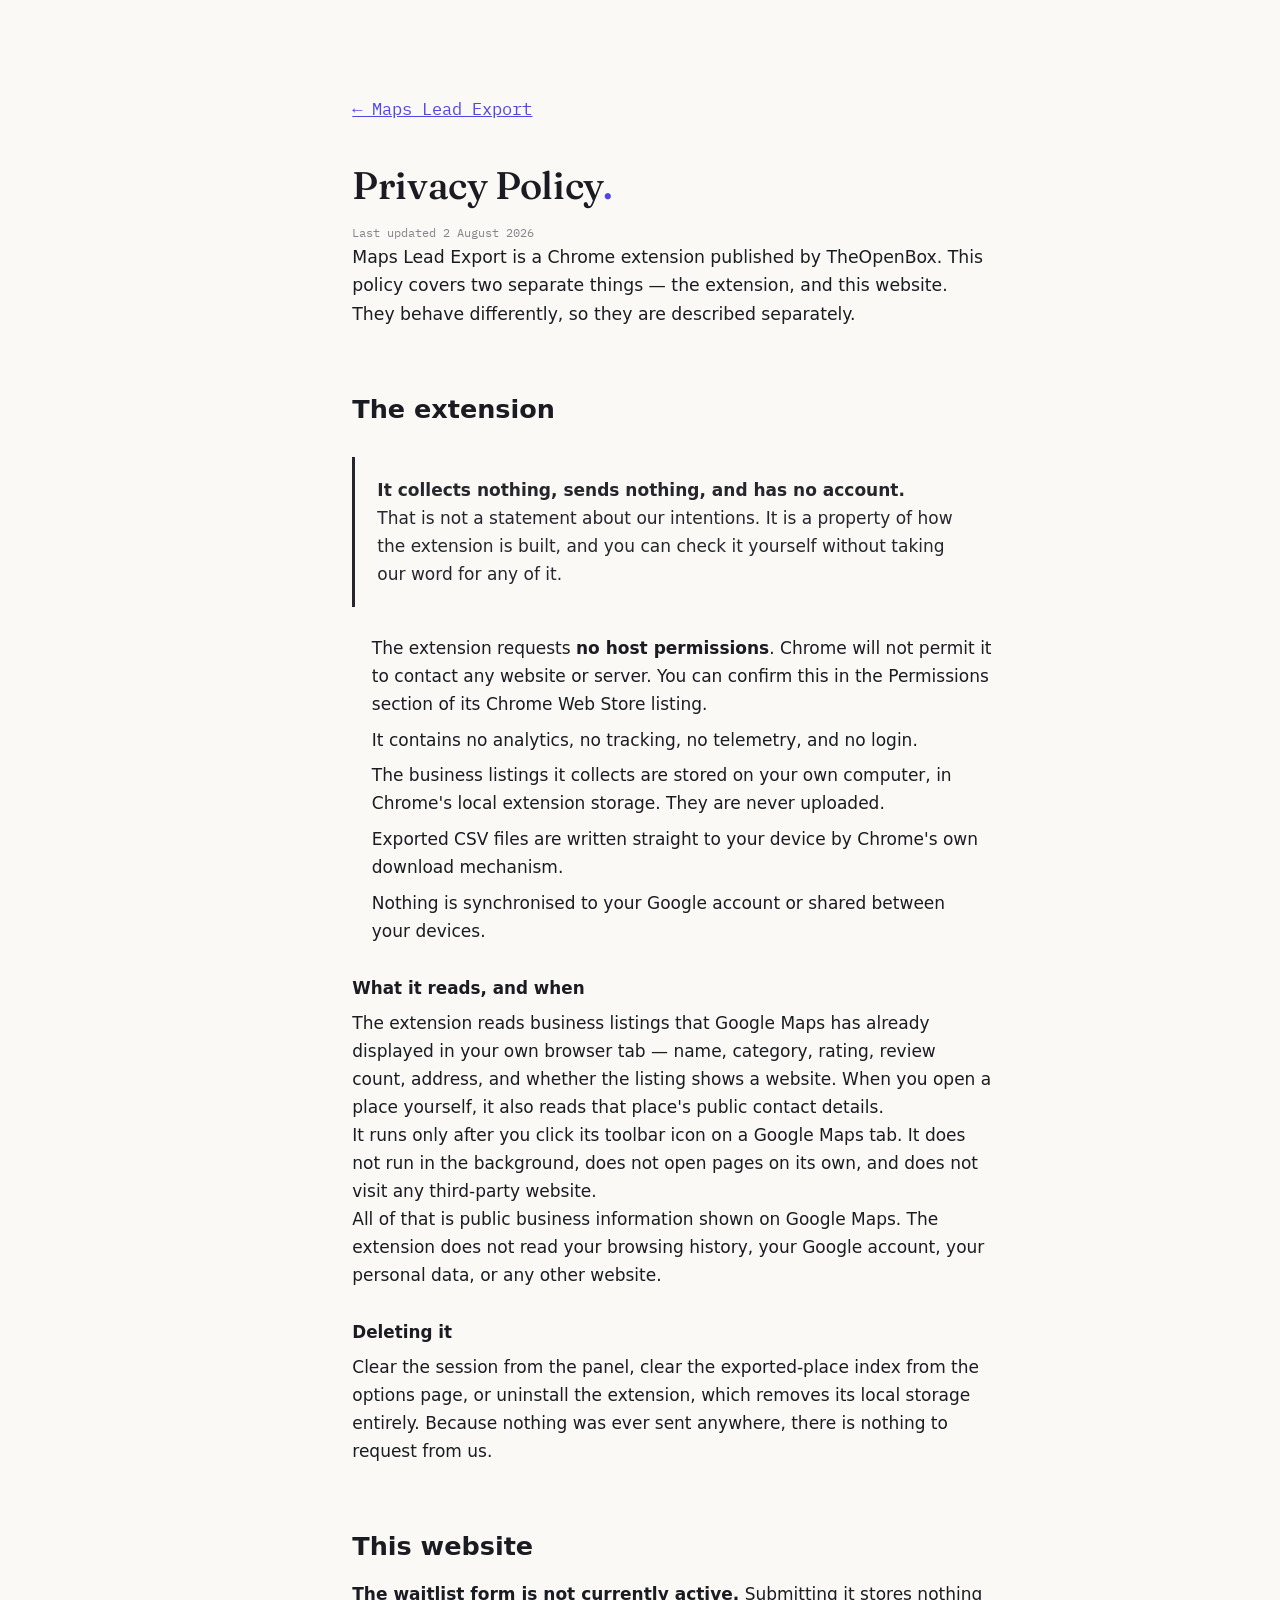
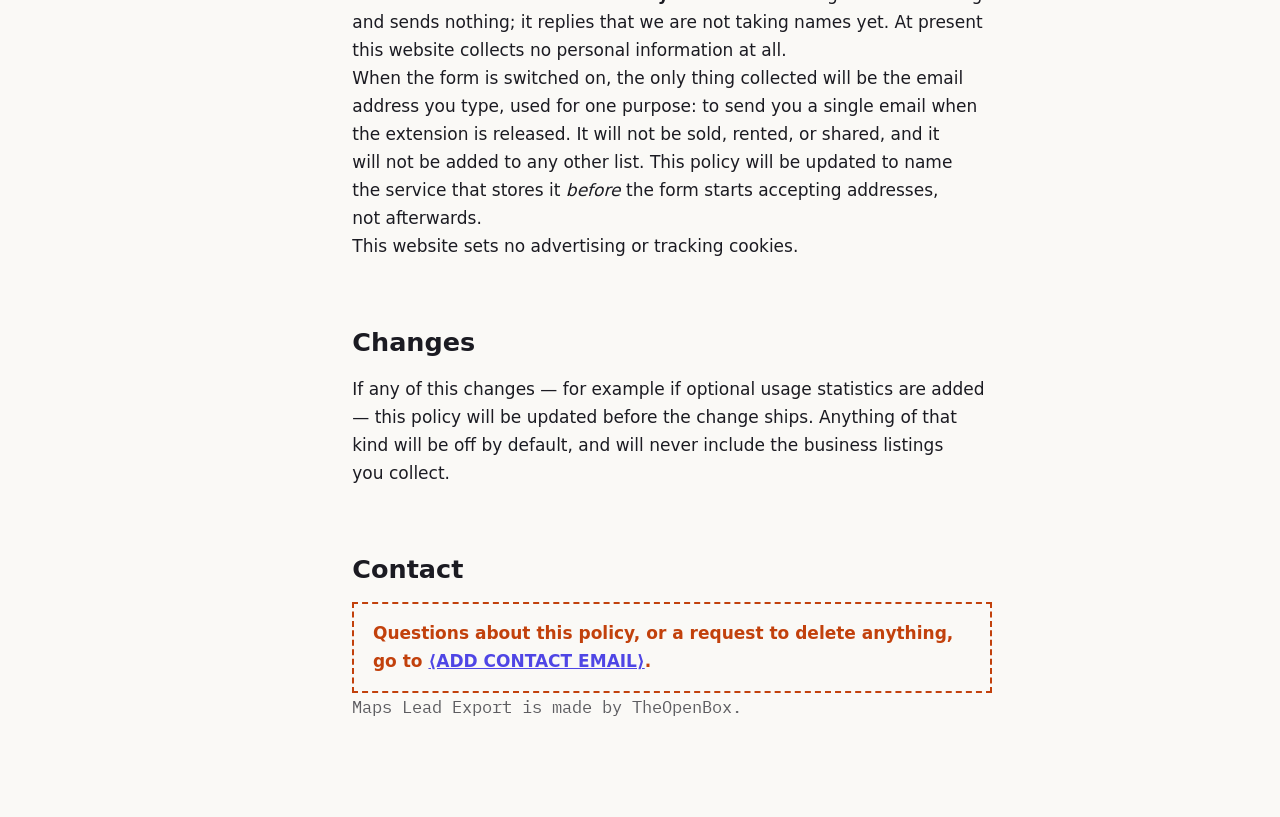
<file: website/privacy.html>
<!doctype html>
<html lang="en">
  <head>
    <meta charset="utf-8" />
    <meta name="viewport" content="width=device-width, initial-scale=1" />
    <title>Privacy Policy — Maps Lead Export</title>
    <meta
      name="description"
      content="What Maps Lead Export collects, which is nothing. The extension holds no host permissions, so Chrome will not let it contact a server."
    />
    <meta name="robots" content="index,follow" />
    <meta name="theme-color" media="(prefers-color-scheme: light)" content="#FAF9F6" />
    <meta name="theme-color" media="(prefers-color-scheme: dark)" content="#121118" />
    <link rel="icon" type="image/svg+xml" href="favicon.svg" />

    <!-- Theme before first paint, so a stored choice never flashes. -->
    <script>
      (function () {
        document.documentElement.classList.add("js");
        try {
          var stored = localStorage.getItem("tob-theme");
          if (stored === "light" || stored === "dark") {
            document.documentElement.setAttribute("data-theme", stored);
          }
        } catch (e) {}
      })();
    </script>

    <link rel="stylesheet" href="styles.css" />
    <style>
      /* Long-form legal text. Narrower measure than the landing page, which is
         built for display type rather than paragraphs you actually read. */
      .policy {
        max-width: 68ch;
        padding-block: clamp(3rem, 8vw, 6rem);
      }
      .policy h1 {
        margin-bottom: 0.4em;
      }
      .policy .updated {
        margin-top: 0;
        opacity: 0.7;
      }
      .policy h2 {
        margin-top: 2.4em;
        margin-bottom: 0.5em;
      }
      .policy h3 {
        margin-top: 1.8em;
        margin-bottom: 0.4em;
        font-size: 1.05rem;
      }
      .policy p,
      .policy li {
        line-height: 1.65;
        text-wrap: pretty;
      }
      .policy ul {
        padding-left: 1.15em;
      }
      .policy li {
        margin-block: 0.45em;
      }
      .policy .lede {
        font-size: 1.08rem;
      }
      /* The claim the whole page rests on deserves to look load-bearing. */
      .policy .claim {
        margin: 1.6em 0;
        padding: 1.1em 1.3em;
        border-left: 3px solid currentColor;
        opacity: 0.95;
      }
      .policy .claim p:first-child {
        margin-top: 0;
      }
      .policy .claim p:last-child {
        margin-bottom: 0;
      }
      .policy .back {
        display: inline-block;
        margin-bottom: 2.5rem;
      }
      /* Deliberately loud. This page cannot go live with a placeholder contact
         in it, so the placeholder is made impossible to scroll past. */
      .policy .todo {
        padding: 0.9em 1.1em;
        border: 2px dashed #c2410c;
        color: #c2410c;
        font-weight: 600;
      }
    </style>
  </head>

  <body>
    <main class="policy wrap">
      <a class="back mono" href="./">&larr; Maps Lead Export</a>

      <h1 class="display">Privacy Policy<span class="stop">.</span></h1>
      <p class="updated mono">Last updated 2 August 2026</p>

      <p class="lede">
        Maps Lead Export is a Chrome extension published by TheOpenBox. This
        policy covers two separate things — the extension, and this website.
        They behave differently, so they are described separately.
      </p>

      <h2>The extension</h2>

      <div class="claim">
        <p><strong>It collects nothing, sends nothing, and has no account.</strong></p>
        <p>
          That is not a statement about our intentions. It is a property of how
          the extension is built, and you can check it yourself without taking
          our word for any of it.
        </p>
      </div>

      <ul>
        <li>
          The extension requests <strong>no host permissions</strong>. Chrome
          will not permit it to contact any website or server. You can confirm
          this in the Permissions section of its Chrome Web Store listing.
        </li>
        <li>It contains no analytics, no tracking, no telemetry, and no login.</li>
        <li>
          The business listings it collects are stored on your own computer, in
          Chrome's local extension storage. They are never uploaded.
        </li>
        <li>
          Exported CSV files are written straight to your device by Chrome's own
          download mechanism.
        </li>
        <li>
          Nothing is synchronised to your Google account or shared between your
          devices.
        </li>
      </ul>

      <h3>What it reads, and when</h3>
      <p>
        The extension reads business listings that Google Maps has already
        displayed in your own browser tab — name, category, rating, review
        count, address, and whether the listing shows a website. When you open a
        place yourself, it also reads that place's public contact details.
      </p>
      <p>
        It runs only after you click its toolbar icon on a Google Maps tab. It
        does not run in the background, does not open pages on its own, and does
        not visit any third-party website.
      </p>
      <p>
        All of that is public business information shown on Google Maps. The
        extension does not read your browsing history, your Google account, your
        personal data, or any other website.
      </p>

      <h3>Deleting it</h3>
      <p>
        Clear the session from the panel, clear the exported-place index from the
        options page, or uninstall the extension, which removes its local storage
        entirely. Because nothing was ever sent anywhere, there is nothing to
        request from us.
      </p>

      <h2>This website</h2>
      <p>
        <strong>The waitlist form is not currently active.</strong> Submitting it
        stores nothing and sends nothing; it replies that we are not taking names
        yet. At present this website collects no personal information at all.
      </p>
      <p>
        When the form is switched on, the only thing collected will be the email
        address you type, used for one purpose: to send you a single email when
        the extension is released. It will not be sold, rented, or shared, and it
        will not be added to any other list. This policy will be updated to name
        the service that stores it <em>before</em> the form starts accepting
        addresses, not afterwards.
      </p>
      <p>This website sets no advertising or tracking cookies.</p>

      <h2>Changes</h2>
      <p>
        If any of this changes — for example if optional usage statistics are
        added — this policy will be updated before the change ships. Anything of
        that kind will be off by default, and will never include the business
        listings you collect.
      </p>

      <h2>Contact</h2>
      <!--
        FILL BEFORE PUBLISHING. There is no contact address anywhere on this
        site, so there was none to use here. A plausible-looking invented one is
        worse than an obvious gap: it would sit in a legal document promising a
        route that bounces. Replace both the href and the text, then delete this
        comment and the .todo styling below.
      -->
      <p class="todo">
        Questions about this policy, or a request to delete anything, go to
        <a href="mailto:CONTACT@EXAMPLE.INVALID">⟨ADD CONTACT EMAIL⟩</a>.
      </p>
      <p class="mono" style="opacity: 0.7">
        Maps Lead Export is made by TheOpenBox.
      </p>
    </main>

    <script src="site.js" defer></script>
  </body>
</html>
</file>
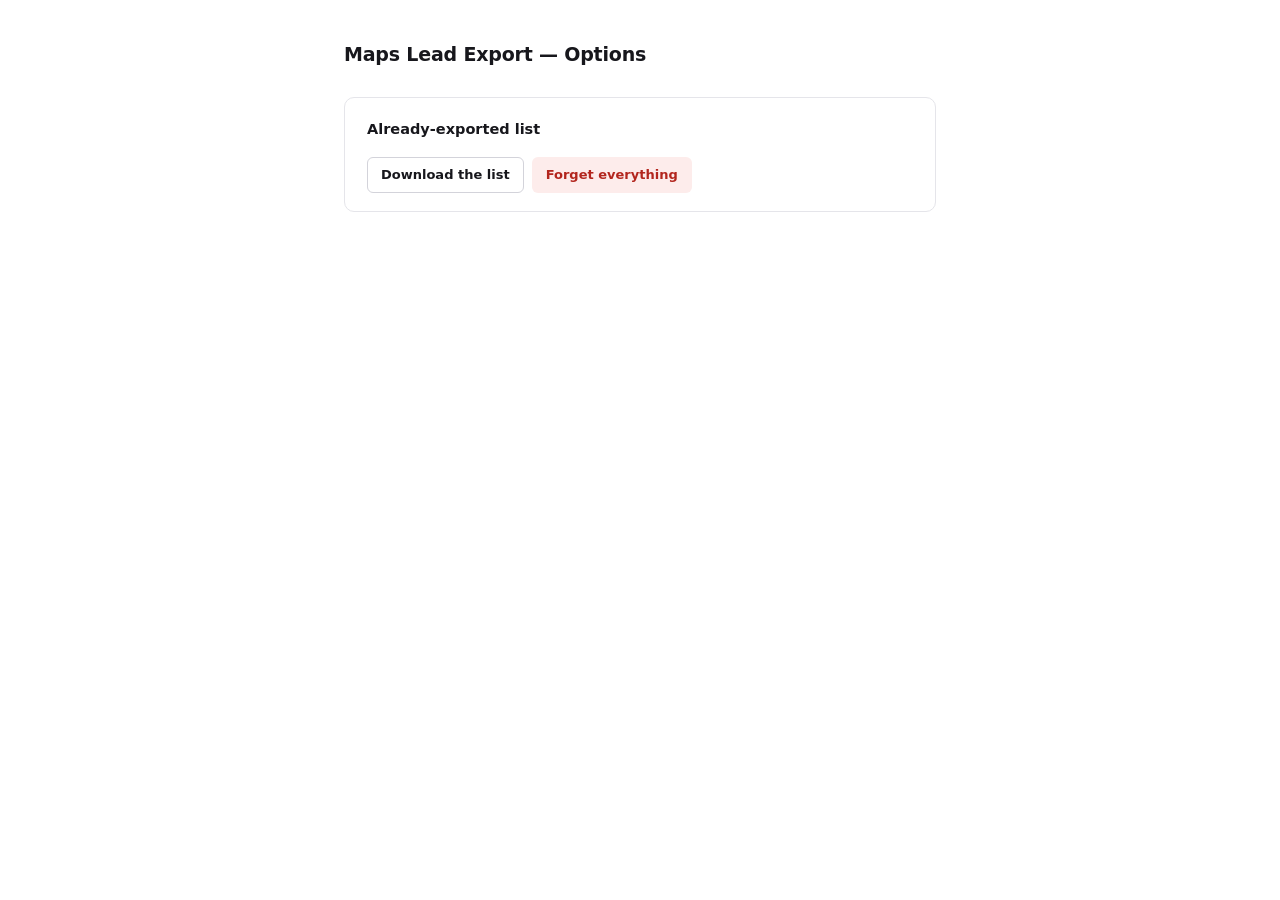
<file: src/options/options.html>
<!doctype html>
<html lang="en">
  <head>
    <meta charset="utf-8" />
    <meta name="viewport" content="width=device-width, initial-scale=1" />
    <title>Maps Lead Export — Options</title>
    <link rel="stylesheet" href="options.css" />
  </head>
  <body>
    <main class="page">
      <header class="head">
        <h1 data-i18n="optionsTitle">Maps Lead Export — Options</h1>
        <p class="promise" data-i18n="optionsPrivacy"></p>
      </header>

      <section class="card">
        <h2 data-i18n="optionsIndexHeading">Already-exported list</h2>
        <p class="body" data-i18n="optionsIndexBody"></p>

        <p class="stat" id="indexCount"></p>

        <div class="actions">
          <button type="button" class="btn" id="downloadIndex" data-i18n="optionsIndexDownload">
            Download the list
          </button>
          <button type="button" class="btn btn-danger" id="clearIndex" data-i18n="optionsIndexClear">
            Forget everything
          </button>
        </div>

        <div class="confirm" id="confirm" hidden>
          <p class="confirm-text" id="confirmText"></p>
          <div class="confirm-actions">
            <button type="button" class="btn btn-quiet" id="confirmNo" data-i18n="btnClearNo">
              Keep
            </button>
            <button type="button" class="btn btn-danger" id="confirmYes" data-i18n="btnClearYes">
              Clear
            </button>
          </div>
        </div>
      </section>

      <div class="toast" id="toast" role="status" aria-live="polite" hidden></div>
    </main>

    <script src="../common/constants.js"></script>
    <script src="../common/text.js"></script>
    <script src="../common/csv.js"></script>
    <script src="options.js"></script>
  </body>
</html>
</file>
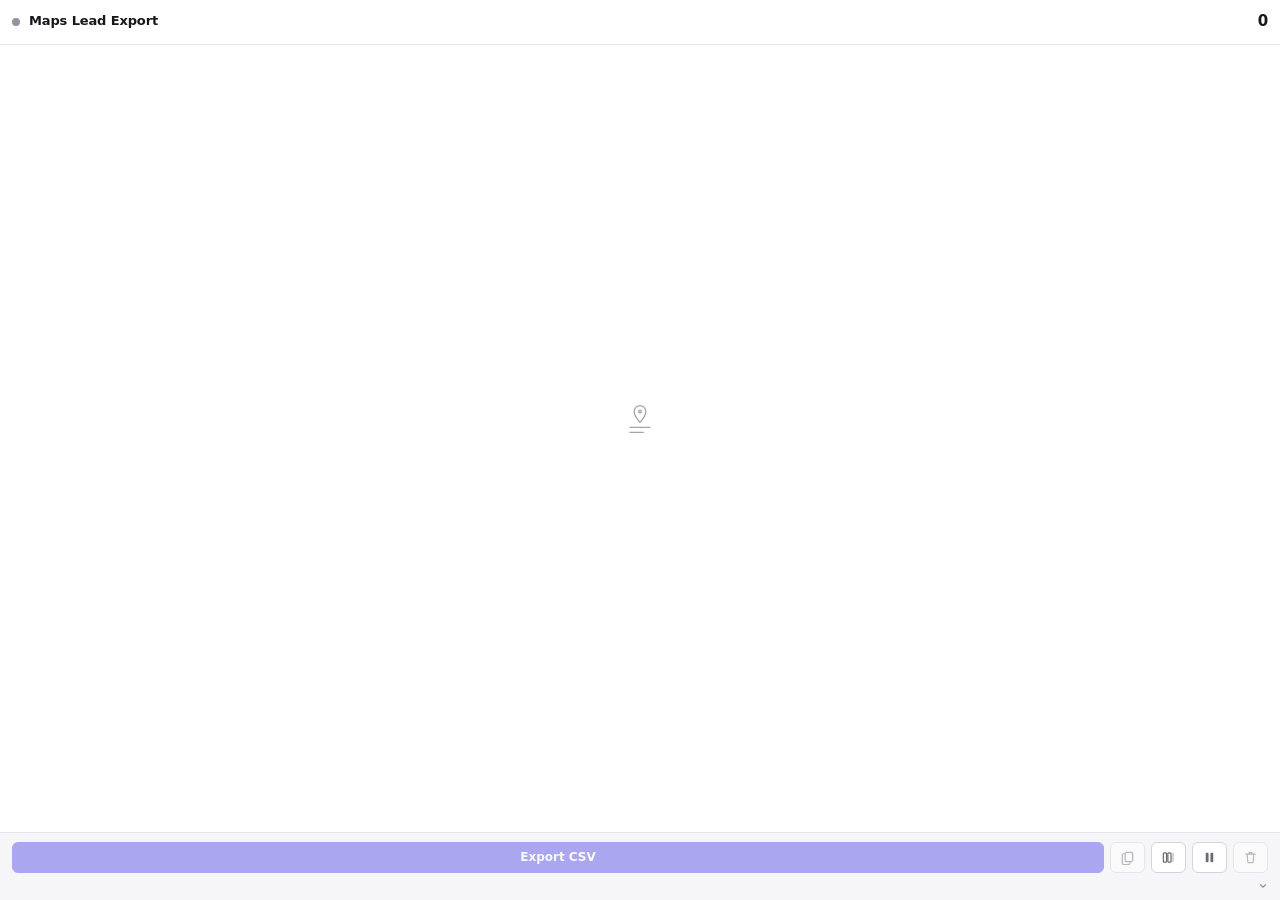
<file: src/panel/panel.html>
<!doctype html>
<html lang="en">
  <head>
    <meta charset="utf-8" />
    <meta name="viewport" content="width=device-width, initial-scale=1" />
    <title>Maps Lead Export</title>
    <link rel="stylesheet" href="panel.css" />
  </head>
  <body>
    <div class="app">
      <header class="hd">
        <span class="hd-dot" id="stateDot" aria-hidden="true"></span>
        <div class="hd-text">
          <h1 class="hd-title" data-i18n="panelTitle">Maps Lead Export</h1>
          <p class="hd-status" id="statusLine" role="status" aria-live="polite"></p>
        </div>
        <output class="hd-count" id="count" aria-live="off">0</output>
      </header>

      <details class="filters" id="filters">
        <summary class="filters-summary">
          <span data-i18n="filtersTitle">Filters</span>
          <span class="filters-badge" id="filtersBadge"></span>
          <span class="diag-caret" aria-hidden="true">
            <svg viewBox="0 0 12 12" width="10" height="10">
              <path d="M3 4.5 6 7.5 9 4.5" fill="none" stroke="currentColor"
                stroke-width="1.4" stroke-linecap="round" stroke-linejoin="round" />
            </svg>
          </span>
        </summary>

        <div class="filters-body">
          <div class="fgroup">
            <span class="flabel" data-i18n="filterWebsite">Website</span>
            <div class="segmented" id="websiteSeg" role="group">
              <button type="button" data-website="any" data-i18n="filterAny">Any</button>
              <button type="button" data-website="none" data-i18n="websiteNone">No website</button>
              <button type="button" data-website="unknown" data-i18n="filterUnknown">Unknown</button>
              <button type="button" data-website="has" data-i18n="websiteHas">Website</button>
            </div>
          </div>

          <div class="fgrid">
            <label class="fnum">
              <span data-i18n="filterMaxRating">Rating at most</span>
              <input type="number" id="fMaxRating" min="0" max="5" step="0.1" inputmode="decimal" />
            </label>
            <label class="fnum">
              <span data-i18n="filterMaxReviews">Reviews under</span>
              <input type="number" id="fMaxReviews" min="0" step="1" inputmode="numeric" />
            </label>
            <label class="fnum">
              <span data-i18n="filterRadius">Within km</span>
              <input type="number" id="fRadius" min="0" step="0.5" inputmode="decimal" />
            </label>
          </div>

          <div class="fgrid">
            <label class="ftext">
              <span data-i18n="filterCategory">Category contains</span>
              <input type="text" id="fCategory" autocomplete="off" />
            </label>
            <label class="ftext">
              <span data-i18n="filterName">Name contains</span>
              <input type="text" id="fName" autocomplete="off" />
            </label>
          </div>

          <label class="fcheck">
            <input type="checkbox" id="fKeepUnknown" checked />
            <span data-i18n="filterKeepUnknown">Keep rows where the value is unknown</span>
          </label>

          <label class="fcheck" id="fExcludeExportedRow" hidden>
            <input type="checkbox" id="fExcludeExported" checked />
            <span data-i18n="filterExcludeExported">Hide places I exported before</span>
          </label>

          <div class="presets" id="presetsRow" hidden>
            <span class="flabel" data-i18n="presetsTitle">Saved filters</span>
            <div class="preset-chips" id="presetChips"></div>
          </div>

          <div class="filters-foot">
            <span class="filters-count" id="filtersCount"></span>
            <button type="button" class="btn btn-quiet" id="presetSave" data-i18n="presetSave">
              Save
            </button>
            <button type="button" class="btn btn-quiet" id="filtersReset" data-i18n="filterReset">
              Reset
            </button>
          </div>

          <div class="preset-name" id="presetNameRow" hidden>
            <input type="text" id="presetName" maxlength="60" autocomplete="off" />
            <button type="button" class="btn" id="presetConfirm" data-i18n="presetConfirm">
              Save
            </button>
            <button type="button" class="btn btn-quiet" id="presetCancel" data-i18n="btnClearNo">
              Keep
            </button>
          </div>
        </div>
      </details>

      <div class="banner" id="banner" hidden>
        <div class="banner-body">
          <p class="banner-title" id="bannerTitle"></p>
          <p class="banner-text" id="bannerText"></p>
        </div>
        <button type="button" class="btn btn-quiet" id="bannerAction" hidden></button>
      </div>

      <!-- Full-panel states: shown instead of the list when there is nothing
           to show yet, or nowhere to collect from. -->
      <section class="state" id="stateView" hidden>
        <div class="state-art" id="stateArt" aria-hidden="true"></div>
        <h2 class="state-title" id="stateTitle"></h2>
        <p class="state-text" id="stateText"></p>
        <button type="button" class="btn btn-primary" id="stateAction" hidden></button>
      </section>

      <div class="resolve" id="resolve" hidden>
        <span class="resolve-dot" id="resolveDot" aria-hidden="true"></span>
        <p class="resolve-text" id="resolveText"></p>
      </div>

      <main class="list" id="list" hidden tabindex="-1">
        <div class="list-sizer" id="sizer"></div>
      </main>

      <footer class="ft">
        <!-- One press, one place. Deliberately singular: there is no batch
             control here and none is planned (red lines 2 and 8). -->
        <button type="button" class="btn btn-accel" id="openNext" hidden>
          <span class="accel-label" data-i18n="btnOpenNext">Open next unenriched</span>
          <span class="accel-count" id="openNextCount"></span>
        </button>
        <p class="accel-chip" id="accelChip" role="status" aria-live="polite" hidden></p>

        <div class="ft-actions">
          <button type="button" class="btn btn-primary" id="exportBtn" data-i18n="btnExport">
            Export CSV
          </button>
          <button type="button" class="btn btn-icon" id="copyBtn">
            <svg viewBox="0 0 16 16" width="15" height="15" aria-hidden="true">
              <rect x="5.5" y="2.5" width="8" height="10" rx="1.5" fill="none"
                stroke="currentColor" stroke-width="1.3" />
              <path d="M10.5 13.5v.5a1.5 1.5 0 0 1-1.5 1.5H4a1.5 1.5 0 0 1-1.5-1.5V5.5A1.5 1.5 0 0 1 4 4h.5"
                fill="none" stroke="currentColor" stroke-width="1.3" stroke-linecap="round" />
            </svg>
          </button>
          <button type="button" class="btn btn-icon" id="columnsBtn">
            <svg viewBox="0 0 16 16" width="15" height="15" aria-hidden="true">
              <rect x="2.5" y="3" width="3.4" height="10" rx="1" fill="none"
                stroke="currentColor" stroke-width="1.3" />
              <rect x="7.3" y="3" width="3.4" height="10" rx="1" fill="none"
                stroke="currentColor" stroke-width="1.3" />
              <rect x="12.1" y="3" width="1.4" height="10" rx="0.7" fill="currentColor" opacity="0.4" />
            </svg>
          </button>
          <button type="button" class="btn btn-icon" id="pauseBtn" aria-pressed="false">
            <svg viewBox="0 0 16 16" width="15" height="15" aria-hidden="true" id="pauseIcon">
              <rect x="4" y="3" width="3" height="10" rx="1" fill="currentColor" />
              <rect x="9" y="3" width="3" height="10" rx="1" fill="currentColor" />
            </svg>
          </button>
          <button type="button" class="btn btn-icon" id="clearBtn">
            <svg viewBox="0 0 16 16" width="15" height="15" aria-hidden="true">
              <path
                d="M3 4.5h10M6.5 4V2.8h3V4M4.5 4.5l.6 8.2a1 1 0 0 0 1 .8h3.8a1 1 0 0 0 1-.8l.6-8.2"
                fill="none"
                stroke="currentColor"
                stroke-width="1.3"
                stroke-linecap="round"
                stroke-linejoin="round"
              />
            </svg>
          </button>
        </div>

        <!-- Clear is destructive and the session is not recoverable, so it
             confirms inline rather than behind a modal. -->
        <div class="confirm" id="confirm" hidden>
          <p class="confirm-text" id="confirmText"></p>
          <div class="confirm-actions">
            <button type="button" class="btn btn-quiet" id="confirmNo" data-i18n="btnClearNo">
              Keep
            </button>
            <button type="button" class="btn btn-danger" id="confirmYes" data-i18n="btnClearYes">
              Clear
            </button>
          </div>
        </div>

        <!-- Column picker. Inline rather than a dialog: the panel is small and
             a modal over a 320px strip is worse than a list you can scroll. -->
        <div class="columns" id="columnsPanel" hidden>
          <p class="columns-title" data-i18n="columnsTitle">Columns to export</p>
          <div class="columns-list" id="columnsList"></div>
          <div class="columns-foot">
            <button type="button" class="btn btn-quiet" id="columnsAll" data-i18n="columnsAll">
              Select all
            </button>
            <button type="button" class="btn btn-quiet" id="columnsDefault" data-i18n="columnsDefault">
              Defaults
            </button>
            <button type="button" class="btn btn-quiet" id="columnsDone" data-i18n="columnsDone">
              Done
            </button>
          </div>
        </div>

        <details class="diag" id="diag">
          <summary class="diag-summary">
            <span class="diag-health" id="healthLine"></span>
            <span class="diag-caret" aria-hidden="true">
              <svg viewBox="0 0 12 12" width="10" height="10">
                <path
                  d="M3 4.5 6 7.5 9 4.5"
                  fill="none"
                  stroke="currentColor"
                  stroke-width="1.4"
                  stroke-linecap="round"
                  stroke-linejoin="round"
                />
              </svg>
            </span>
          </summary>
          <dl class="diag-grid" id="diagGrid"></dl>
          <button type="button" class="btn btn-quiet diag-copy" id="copyDiag" data-i18n="btnCopyDiag">
            Copy diagnostics
          </button>
          <p class="diag-promise" data-i18n="promiseLine"></p>
        </details>
      </footer>

      <div class="toast" id="toast" role="status" aria-live="polite" hidden></div>
    </div>

    <!-- Cloned per visible row by the virtual list. Values are always set with
         textContent, never markup. -->
    <template id="rowTemplate">
      <div class="row" role="button" tabindex="0">
        <div class="row-top">
          <span class="row-exported" hidden></span>
          <span class="row-name"></span>
          <span class="row-rating"><span class="star">&#9733;</span><span class="row-rating-val"></span></span>
        </div>
        <div class="row-bottom">
          <span class="row-meta"></span>
          <span class="pill"></span>
        </div>
        <div class="row-contact">
          <span class="row-phone"></span>
          <span class="row-site"></span>
          <span class="row-status" title=""></span>
        </div>
      </div>
    </template>

    <script src="../common/constants.js"></script>
    <script src="../common/text.js"></script>
    <script src="../common/geo.js"></script>
    <script src="../common/filters.js"></script>
    <script src="../common/presets.js"></script>
    <script src="../common/csv.js"></script>
    <script src="../common/entitlements.js"></script>
    <script src="virtual-list.js"></script>
    <script src="panel.js"></script>
  </body>
</html>
</file>
<file: website/styles.css>
/*
 * Maps Lead Export — landing site.
 *
 * The Honest Ledger: the page is typeset as the artefact the product sells —
 * one continuous, carefully set CSV on warm ledger paper. Serif asserts, mono
 * proves. Amber belongs to the no-website signal and the halt threshold that
 * protects it; nothing decorative borrows it. Nothing on this page loops,
 * because no loop exists in the product.
 */

/* ------------------------------------------------------------------- fonts
   Self-hosted, so the footer's "no trackers" line is true of typography too:
   no visitor ever makes a request to a third party from this page. */

@font-face {
  font-family: 'Fraunces';
  font-style: normal;
  font-weight: 500 600;
  font-display: swap;
  src: url('fonts/fraunces-var.woff2') format('woff2');
  unicode-range: U+0000-00FF, U+0131, U+0152-0153, U+02BB-02BC, U+02C6, U+02DA, U+02DC, U+0304,
    U+0308, U+0329, U+2000-206F, U+20AC, U+2122, U+2191, U+2193, U+2212, U+2215, U+FEFF, U+FFFD;
}

@font-face {
  font-family: 'Fraunces';
  font-style: italic;
  font-weight: 500 600;
  font-display: swap;
  src: url('fonts/fraunces-var-italic.woff2') format('woff2');
  unicode-range: U+0000-00FF, U+0131, U+0152-0153, U+02BB-02BC, U+02C6, U+02DA, U+02DC, U+0304,
    U+0308, U+0329, U+2000-206F, U+20AC, U+2122, U+2191, U+2193, U+2212, U+2215, U+FEFF, U+FFFD;
}

@font-face {
  font-family: 'IBM Plex Mono';
  font-style: normal;
  font-weight: 400;
  font-display: swap;
  src: url('fonts/plex-mono-400.woff2') format('woff2');
  unicode-range: U+0000-00FF, U+0131, U+0152-0153, U+02BB-02BC, U+02C6, U+02DA, U+02DC, U+0304,
    U+0308, U+0329, U+2000-206F, U+20AC, U+2122, U+2191, U+2193, U+2212, U+2215, U+FEFF, U+FFFD;
}

@font-face {
  font-family: 'IBM Plex Mono';
  font-style: normal;
  font-weight: 500;
  font-display: swap;
  src: url('fonts/plex-mono-500.woff2') format('woff2');
  unicode-range: U+0000-00FF, U+0131, U+0152-0153, U+02BB-02BC, U+02C6, U+02DA, U+02DC, U+0304,
    U+0308, U+0329, U+2000-206F, U+20AC, U+2122, U+2191, U+2193, U+2212, U+2215, U+FEFF, U+FFFD;
}

@font-face {
  font-family: 'Noto Sans Devanagari';
  font-style: normal;
  font-weight: 400 600;
  font-display: swap;
  src: url('fonts/noto-devanagari-var.woff2') format('woff2');
  unicode-range: U+0900-097F, U+1CD0-1CF9, U+200C-200D, U+20A8, U+20B9, U+20F0, U+25CC,
    U+A830-A839, U+A8E0-A8FF, U+11B00-11B09;
}

/* ------------------------------------------------------------------ palette */

:root {
  color-scheme: light dark;

  /* light — warm ledger paper */
  --paper: #faf9f6;
  --paper-raised: #f3f1ea;
  --ink: #1b1b22;
  --ink-muted: #55555e;
  --accent: #4f46e5;
  --amber: #a1580b;
  --unknown: #6e6e78;
  --hairline: #e6e3db;
  --row-hover: rgba(79, 70, 229, 0.06);
  --blank-dot: rgba(27, 27, 34, 0.28);
}

@media (prefers-color-scheme: dark) {
  :root {
    --paper: #121118;
    --paper-raised: #1a1920;
    --ink: #eae8e1;
    --ink-muted: #a5a3ad;
    --accent: #7c74f0;
    --amber: #e29a45;
    --unknown: #9b9ba6;
    --hairline: #2a2932;
    --row-hover: rgba(124, 116, 240, 0.06);
    --blank-dot: rgba(234, 232, 225, 0.28);
  }
}

/* The footer/masthead toggle stamps data-theme on <html>; it must win in both
   directions over the media query above. */
:root[data-theme='light'] {
  --paper: #faf9f6;
  --paper-raised: #f3f1ea;
  --ink: #1b1b22;
  --ink-muted: #55555e;
  --accent: #4f46e5;
  --amber: #a1580b;
  --unknown: #6e6e78;
  --hairline: #e6e3db;
  --row-hover: rgba(79, 70, 229, 0.06);
  --blank-dot: rgba(27, 27, 34, 0.28);
}

:root[data-theme='dark'] {
  --paper: #121118;
  --paper-raised: #1a1920;
  --ink: #eae8e1;
  --ink-muted: #a5a3ad;
  --accent: #7c74f0;
  --amber: #e29a45;
  --unknown: #9b9ba6;
  --hairline: #2a2932;
  --row-hover: rgba(124, 116, 240, 0.06);
  --blank-dot: rgba(234, 232, 225, 0.28);
}

/* ------------------------------------------------------------------- base */

* {
  box-sizing: border-box;
}

/* Several components set their own display, which would outrank the
   user-agent rule behind the hidden attribute — same guard the panel uses. */
[hidden] {
  display: none !important;
}

html {
  background: var(--paper);
}

body {
  margin: 0;
  background: var(--paper);
  color: var(--ink);
  font-family: system-ui, -apple-system, BlinkMacSystemFont, 'Segoe UI', Roboto, sans-serif;
  font-size: 17px;
  line-height: 1.6;
  -webkit-font-smoothing: antialiased;
  position: relative;
}

h1,
h2,
h3,
p,
dl,
dd,
figure,
blockquote {
  margin: 0;
}

ol,
ul {
  margin: 0;
  padding: 0;
  list-style: none;
}

a {
  color: var(--accent);
}

::selection {
  background: color-mix(in srgb, var(--accent) 22%, transparent);
}

:focus-visible {
  outline: 2px solid var(--accent);
  outline-offset: 2px;
  border-radius: 2px;
}

.mono {
  font-family: 'IBM Plex Mono', ui-monospace, SFMono-Regular, Menlo, Consolas, monospace;
  font-variant-numeric: tabular-nums;
}

.devanagari {
  font-family: 'Noto Sans Devanagari', system-ui, sans-serif;
}

.muted {
  color: var(--ink-muted);
}

/* Rubricated full stops: the only coloured glyphs in display type. */
.stop {
  color: var(--accent);
}

.sr-only {
  position: absolute;
  width: 1px;
  height: 1px;
  padding: 0;
  margin: -1px;
  overflow: hidden;
  clip: rect(0 0 0 0);
  white-space: nowrap;
  border: 0;
}

.skip-link {
  position: absolute;
  left: 12px;
  top: -48px;
  z-index: 20;
  background: var(--paper);
  border: 1px solid var(--hairline);
  padding: 8px 14px;
  border-radius: 8px;
}

.skip-link:focus {
  top: 12px;
}

.wrap {
  max-width: 1120px;
  margin-inline: auto;
  padding-inline: clamp(20px, 5vw, 48px);
}

/* --------------------------------------------------------------- ledger gutter
   Row numbers running down the whole page, with a column-letter marker at each
   section head — the page as one continuous sheet. Wide screens only. */

.gutter {
  display: none;
}

@media (min-width: 1024px) {
  body {
    padding-left: 64px;
  }

  .gutter {
    display: block;
    position: absolute;
    top: 0;
    bottom: 0;
    left: 0;
    width: 64px;
    border-right: 1px solid var(--hairline);
    z-index: 1;
    pointer-events: none;
  }

  .gnum {
    position: absolute;
    right: 10px;
    font-family: 'IBM Plex Mono', ui-monospace, monospace;
    font-size: 10px;
    color: var(--ink-muted);
    opacity: 0.4;
  }

  .gletter {
    position: absolute;
    right: 8px;
    font-family: 'IBM Plex Mono', ui-monospace, monospace;
    font-size: 11px;
    color: var(--accent);
    background: var(--paper-raised);
    border: 1px solid var(--hairline);
    border-radius: 5px;
    padding: 2px 7px;
  }

  /* Plus-code ticks: the India claim, set into the page furniture. */
  .gtick {
    position: absolute;
    right: 22px;
    writing-mode: vertical-rl;
    font-family: 'IBM Plex Mono', ui-monospace, monospace;
    font-size: 10px;
    letter-spacing: 0.12em;
    color: var(--ink-muted);
    opacity: 0.45;
    white-space: nowrap;
  }
}

/* ---------------------------------------------------------------- masthead */

.masthead {
  display: flex;
  align-items: center;
  justify-content: space-between;
  padding-block: 20px;
  gap: 16px;
}

.masthead-brand {
  display: flex;
  align-items: center;
  gap: 10px;
}

.pin {
  border-radius: 6px;
  display: block;
}

.masthead-name {
  font-size: 13px;
  letter-spacing: 0.02em;
}

.masthead-side {
  display: flex;
  align-items: center;
  gap: 14px;
  font-size: 12.5px;
}

.theme-toggle {
  width: 40px;
  height: 40px;
  display: inline-flex;
  align-items: center;
  justify-content: center;
  background: none;
  border: 1px solid var(--hairline);
  border-radius: 8px;
  color: var(--ink);
  cursor: pointer;
  transition: background-color 150ms ease-out;
}

.theme-toggle:hover {
  background: var(--row-hover);
}

/* Show the theme you would switch to. */
.icon-sun {
  display: none;
}

@media (prefers-color-scheme: dark) {
  html:not([data-theme='light']) .icon-sun {
    display: block;
  }

  html:not([data-theme='light']) .icon-moon {
    display: none;
  }
}

[data-theme='dark'] .icon-sun {
  display: block;
}

[data-theme='dark'] .icon-moon {
  display: none;
}

/* -------------------------------------------------------------------- hero */

.hero {
  padding-top: clamp(40px, 9vh, 90px);
  padding-bottom: clamp(32px, 6vh, 64px);
}

.kicker {
  font-size: 11px;
  text-transform: uppercase;
  letter-spacing: 0.12em;
  color: var(--ink-muted);
  margin-bottom: clamp(20px, 4vh, 36px);
}

.tagline-row {
  display: flex;
  align-items: flex-start;
  gap: clamp(10px, 1.6vw, 22px);
}

.tagline {
  font-family: 'Fraunces', Georgia, 'Times New Roman', serif;
  font-optical-sizing: auto;
  font-weight: 560;
  font-size: clamp(2.8rem, 8vw, 6.5rem);
  line-height: 1.02;
  letter-spacing: -0.015em;
  max-width: 14ch;
}

/* The byte-order mark, standing where it stands in the file: first. */
.bom {
  font-family: 'IBM Plex Mono', ui-monospace, monospace;
  font-size: clamp(11px, 1.4vw, 19px);
  font-weight: 400;
  letter-spacing: 0.06em;
  color: var(--ink);
  opacity: 0.45;
  background: none;
  border: 1px solid var(--hairline);
  border-radius: 6px;
  padding: 0.3em 0.5em;
  margin-top: clamp(8px, 1.8vw, 26px);
  cursor: help;
  flex: none;
  transition: opacity 150ms ease-out, border-color 150ms ease-out;
}

.bom:hover,
.bom:focus-visible,
.bom[aria-expanded='true'] {
  opacity: 0.85;
  border-color: var(--ink-muted);
}

.pop {
  display: block;
  max-width: 46ch;
  font-size: 12px;
  color: var(--ink-muted);
  background: var(--paper-raised);
  border: 1px solid var(--hairline);
  border-radius: 8px;
  padding: 10px 14px;
  margin-top: 14px;
}

.hero-sub {
  font-family: 'Fraunces', Georgia, serif;
  font-weight: 500;
  font-size: clamp(1.15rem, 2.4vw, 1.5rem);
  line-height: 1.45;
  max-width: 34ch;
  margin-top: clamp(24px, 4vh, 40px);
}

.hero-body {
  max-width: 56ch;
  margin-top: 20px;
  color: var(--ink-muted);
}

/* ---------------------------------------------------------------- waitlist */

.waitlist {
  margin-top: clamp(28px, 5vh, 44px);
}

.waitlist-row {
  display: flex;
  flex-wrap: wrap;
  gap: 12px;
  align-items: stretch;
}

.waitlist input {
  font-family: 'IBM Plex Mono', ui-monospace, monospace;
  font-size: 14px;
  color: var(--ink);
  background: var(--paper);
  border: 1px solid color-mix(in srgb, var(--ink) 25%, transparent);
  border-radius: 8px;
  padding: 12px 14px;
  width: min(320px, 100%);
}

.waitlist input::placeholder {
  color: var(--ink-muted);
  opacity: 1;
}

.btn-ghost {
  font-family: inherit;
  font-size: 15px;
  font-weight: 500;
  color: var(--ink);
  background: none;
  border: 1.5px solid var(--ink);
  border-radius: 8px;
  padding: 11px 20px;
  cursor: pointer;
  transition: background-color 150ms ease-out;
}

.btn-ghost:hover {
  background: var(--row-hover);
}

.waitlist-note {
  font-size: 12px;
  color: var(--ink-muted);
  margin-top: 10px;
}

/* Always rendered so the status region exists before its first message —
   a live region born inside display:none is announced unreliably. */
.waitlist-msg {
  font-size: 12.5px;
  color: var(--ink);
  border-left: 2px solid var(--accent);
  padding-left: 10px;
  margin-top: 12px;
}

.waitlist-msg:empty {
  border: 0;
  margin: 0;
  padding: 0;
}

/* ------------------------------------------------------------------- stage
   The signature moment: scrolling the page is scrolling the feed, and the
   ledger collects what crosses the line. Sticky, never scroll-jacked. */

.stage {
  position: relative;
}

@media (min-width: 860px) {
  .stage {
    height: 280vh;
  }

  .stage-pin {
    position: sticky;
    top: 0;
    height: 100vh;
    display: flex;
    flex-direction: column;
    justify-content: center;
    overflow: hidden;
  }
}

.stage-grid {
  width: 100%;
  display: grid;
  gap: clamp(24px, 4vw, 56px);
}

@media (min-width: 860px) {
  .stage-grid {
    grid-template-columns: minmax(300px, 5fr) 7fr;
    height: min(620px, 76vh);
    align-items: stretch;
  }
}

.stage-cards {
  position: relative;
  overflow: hidden;
  border: 1px solid var(--hairline);
  border-radius: 12px;
  background: var(--paper-raised);
  min-height: 320px;
}

.scanline {
  position: absolute;
  left: 0;
  right: 0;
  top: 42%;
  border-top: 1px solid var(--accent);
  z-index: 2;
}

.scanline span {
  position: absolute;
  right: 10px;
  bottom: 4px;
  font-size: 10px;
  letter-spacing: 0.14em;
  text-transform: uppercase;
  color: var(--accent);
}

.cards-track {
  position: absolute;
  left: 16px;
  right: 16px;
  top: 0;
  will-change: transform;
}

.mcard {
  background: var(--paper);
  border: 1px solid var(--hairline);
  border-radius: 10px;
  padding: 13px 15px;
  margin-bottom: 14px;
  transition: opacity 200ms ease-out;
}

.mcard.read {
  opacity: 0.45;
}

.mcard-name {
  font-size: 14.5px;
  font-weight: 600;
  line-height: 1.3;
}

.mcard-meta {
  font-size: 12.5px;
  color: var(--ink-muted);
  margin-top: 3px;
}

.mcard-stars {
  letter-spacing: 1px;
  font-size: 11px;
  vertical-align: 1px;
}

.mcard-dim {
  opacity: 1;
}

.mcard-line {
  font-size: 12px;
  color: var(--ink-muted);
  margin-top: 2px;
}

.mcard-chips {
  display: flex;
  gap: 8px;
  margin-top: 9px;
}

.mcard-chip {
  font-size: 11.5px;
  border: 1px solid var(--hairline);
  border-radius: 999px;
  padding: 3px 11px;
  color: var(--ink-muted);
}

.mcard-chip-site {
  color: var(--accent);
  border-color: color-mix(in srgb, var(--accent) 40%, transparent);
}

.mcard-static {
  margin-bottom: 0;
}

/* ------------------------------------------------------------- the ledger */

.stage-ledger {
  display: flex;
  flex-direction: column;
  justify-content: center;
  min-width: 0;
}

.ledger {
  width: 100%;
  border-collapse: collapse;
  font-size: 13px;
}

.ledger thead tr {
  font-size: 11px;
  color: var(--ink-muted);
}

.ledger th {
  text-align: left;
  font-weight: 400;
  padding: 8px 10px;
  border-bottom: 1px solid color-mix(in srgb, var(--ink) 35%, transparent);
  white-space: nowrap;
}

.ledger td {
  padding: 10px;
  border-bottom: 1px solid var(--hairline);
  white-space: nowrap;
  overflow: hidden;
  text-overflow: ellipsis;
  max-width: 220px;
}

.ledger .num {
  text-align: right;
}

.ledger tbody tr:hover {
  background: var(--row-hover);
}

/* Rows ink in whole, like a stamp — never character by character. */
.lrow {
  transition: clip-path 300ms ease-out;
  clip-path: inset(0 0 0 0);
}

.js .stage.armed .lrow:not(.landed) {
  clip-path: inset(0 100% 0 0);
}

.lrow .chip {
  transition: transform 120ms ease-out;
}

.js .stage.armed .lrow:not(.landed) .chip {
  transform: scale(0.96);
}

.ledger-counter {
  font-size: 12px;
  color: var(--ink-muted);
  padding: 12px 10px 0;
}

.stage-footnote {
  font-size: 11px;
  color: var(--ink-muted);
  opacity: 0.85;
  padding-top: 18px;
}

/* ------------------------------------------------------------------- chips
   The site's only iconography. Amber means exactly one thing. */

.chip {
  display: inline-block;
  font-family: 'IBM Plex Mono', ui-monospace, monospace;
  font-size: 12px;
  line-height: 1;
  border-radius: 999px;
  padding: 4px 10px;
  white-space: nowrap;
}

.chip-has {
  color: var(--accent);
  border: 1px solid var(--accent);
}

.chip-none-page {
  color: var(--paper);
  background: var(--amber);
  border: 1px solid var(--amber);
}

.chip-none-card {
  color: var(--amber);
  border: 1px dashed var(--amber);
}

.chip-unknown {
  color: var(--unknown);
  border: 1px dashed var(--unknown);
}

.chip-struck {
  text-decoration: line-through;
  text-decoration-thickness: 1.5px;
}

/* An honest blank: a true empty cell over a dotted baseline — never a dash. */
.blank {
  display: inline-block;
  width: 3.5ch;
  height: 1em;
  border-bottom: 1px dotted var(--blank-dot);
  vertical-align: baseline;
}

/* ---------------------------------------------------------------- sections */

.section {
  border-top: 1px solid var(--hairline);
  padding-block: clamp(64px, 10vh, 120px);
}

.sec-head {
  margin-bottom: clamp(28px, 5vh, 44px);
}

.cellref {
  display: inline-block;
  font-size: 12px;
  color: var(--ink-muted);
  background: var(--paper-raised);
  border: 1px solid var(--hairline);
  border-radius: 6px;
  padding: 5px 12px;
  margin-bottom: 18px;
}

.display {
  font-family: 'Fraunces', Georgia, serif;
  font-optical-sizing: auto;
  font-weight: 520;
  font-size: clamp(1.6rem, 3.5vw, 2.4rem);
  line-height: 1.15;
  letter-spacing: -0.01em;
  max-width: 24ch;
}

.pull {
  font-family: 'Fraunces', Georgia, serif;
  font-style: italic;
  font-weight: 500;
  font-size: clamp(1.35rem, 2.8vw, 1.9rem);
  line-height: 1.35;
  max-width: 36ch;
  margin-block: clamp(24px, 4vh, 40px);
}

.body-copy {
  max-width: 62ch;
  margin-top: 24px;
}

.closing-line {
  font-family: 'Fraunces', Georgia, serif;
  font-weight: 520;
  font-size: 1.3rem;
  margin-top: clamp(32px, 5vh, 48px);
  max-width: 40ch;
}

.closing-line.mono {
  font-family: 'IBM Plex Mono', ui-monospace, monospace;
  font-size: 13px;
  color: var(--ink-muted);
  font-weight: 400;
}

.footnote {
  font-size: 11.5px;
  color: var(--ink-muted);
  margin-top: 28px;
}

.fnref {
  text-decoration: none;
  padding-inline: 2px;
}

.fnback {
  text-decoration: none;
}

/* Reveal: rows entering the ledger. One-shot, 8px rise, 160ms. */
.js .reveal {
  opacity: 0;
  transform: translateY(8px);
  transition: opacity 160ms ease-out, transform 160ms ease-out;
  transition-delay: var(--reveal-delay, 0ms);
}

.js .reveal.in {
  opacity: 1;
  transform: none;
}

/* ---------------------------------------------------------------- workflow */

.flow {
  position: relative;
}

.flow-line {
  display: none;
  color: var(--accent);
  width: 100%;
  height: 40px;
  margin-bottom: -6px;
}

.js .flow-line {
  clip-path: inset(0 100% 0 0);
  transition: clip-path 600ms ease-out;
}

.js .flow-line.drawn {
  clip-path: inset(0 0 0 0);
}

.flow-cells {
  counter-reset: cell;
  display: grid;
  border: 1px solid var(--hairline);
  border-radius: 10px;
  overflow: hidden;
}

.flow-cell {
  padding: 22px 22px 24px;
  border-top: 1px solid var(--hairline);
  position: relative;
}

.flow-cell:first-child {
  border-top: none;
}

.flow-letter {
  display: inline-block;
  font-size: 11px;
  color: var(--ink-muted);
  border: 1px solid var(--hairline);
  border-radius: 4px;
  padding: 1px 7px;
  background: var(--paper-raised);
}

.flow-verb {
  font-family: 'Fraunces', Georgia, serif;
  font-weight: 540;
  font-size: 1.35rem;
  margin-top: 12px;
}

.flow-cell p.mono {
  font-size: 12px;
  color: var(--ink-muted);
  line-height: 1.55;
  margin-top: 8px;
}

@media (min-width: 860px) {
  .flow-line {
    display: block;
  }

  .flow-cells {
    grid-template-columns: repeat(5, 1fr);
  }

  .flow-cell {
    border-top: none;
    border-left: 1px solid var(--hairline);
  }

  .flow-cell:first-child {
    border-left: none;
  }
}

/* ------------------------------------------------------------ website_status */

.verdicts {
  display: grid;
  gap: clamp(24px, 4vw, 48px);
  align-items: start;
  margin-top: 8px;
}

@media (min-width: 860px) {
  .verdicts {
    grid-template-columns: minmax(260px, 2fr) 3fr;
  }
}

.verdict-card .mcard {
  max-width: 340px;
}

.verdict-caption {
  font-size: 12px;
  color: var(--ink-muted);
  margin-top: 12px;
  max-width: 34ch;
}

.verdict-pair {
  display: grid;
  gap: 20px;
}

@media (min-width: 640px) {
  .verdict-pair {
    grid-template-columns: 1fr 1fr;
  }
}

.verdict {
  border: 1px solid var(--hairline);
  border-radius: 10px;
  padding: 18px 20px;
  background: var(--paper);
}

.verdict-who {
  display: block;
  font-size: 11px;
  text-transform: uppercase;
  letter-spacing: 0.1em;
  color: var(--ink-muted);
  margin-bottom: 12px;
}

.verdict-note {
  font-size: 14px;
  color: var(--ink-muted);
  margin-top: 12px;
  line-height: 1.5;
}

.provenance {
  margin-top: clamp(28px, 4vh, 40px);
  border: 1px solid var(--hairline);
  border-radius: 10px;
  overflow: hidden;
  max-width: 560px;
}

.prov-row {
  display: flex;
  align-items: center;
  gap: 16px;
  padding: 14px 18px;
  flex-wrap: wrap;
}

.prov-row + .prov-row {
  border-top: 1px solid var(--hairline);
}

.prov-src {
  font-size: 12.5px;
  color: var(--ink-muted);
}

.prov-eq {
  font-family: 'Fraunces', Georgia, serif;
  font-style: italic;
  font-size: 15px;
  margin-left: auto;
}

/* ----------------------------------------------------------------- filters */

.filters-demo {
  display: grid;
  gap: clamp(28px, 4vw, 56px);
  align-items: start;
}

@media (min-width: 860px) {
  .filters-demo {
    grid-template-columns: 3fr 2fr;
  }
}

.ftokens {
  display: flex;
  flex-wrap: wrap;
  gap: 10px;
}

.ftoken {
  font-size: 12.5px;
  color: var(--accent);
  border: 1px solid var(--accent);
  border-radius: 999px;
  padding: 6px 14px;
  background: color-mix(in srgb, var(--accent) 7%, transparent);
  opacity: 0.3;
  transition: opacity 200ms ease-out;
}

.js .filters-demo.in .ftoken[data-step='1'] {
  opacity: 1;
  transition-delay: 100ms;
}

.js .filters-demo.in .ftoken[data-step='2'] {
  opacity: 1;
  transition-delay: 350ms;
}

.js .filters-demo.in .ftoken[data-step='3'] {
  opacity: 1;
  transition-delay: 600ms;
}

html:not(.js) .ftoken {
  opacity: 1;
}

.fcounter {
  display: flex;
  align-items: baseline;
  gap: 14px;
  margin-top: 24px;
}

.fcounter-num {
  font-size: clamp(3.4rem, 7vw, 4.6rem);
  font-weight: 500;
  line-height: 1;
  letter-spacing: -0.02em;
}

.fcounter-label {
  font-size: 12.5px;
  color: var(--ink-muted);
}

.fkept {
  display: inline-block;
  font-size: 12.5px;
  color: var(--unknown);
  border: 1px dashed var(--unknown);
  border-radius: 8px;
  padding: 7px 14px;
  margin-top: 22px;
}

.fkept-caption {
  font-size: 14px;
  color: var(--ink-muted);
  max-width: 44ch;
  margin-top: 14px;
  line-height: 1.55;
}

.radius-plot {
  border: 1px solid var(--hairline);
  border-radius: 12px;
  background: var(--paper-raised);
  padding: 10px;
  max-width: 380px;
  touch-action: pan-y;
}

.radius-plot svg {
  display: block;
  width: 100%;
  height: auto;
}

.radius-plot.interactive {
  cursor: crosshair;
}

/* The street network. Every colour derives from --ink/--accent, so the map
   re-inks itself in dark mode with the rest of the page. */
.street {
  stroke: color-mix(in srgb, var(--ink) 13%, transparent);
  stroke-width: 2.4;
  stroke-linecap: round;
  fill: none;
}

.artery {
  stroke: color-mix(in srgb, var(--ink) 22%, transparent);
  stroke-width: 5;
  stroke-linecap: round;
}

.map-park {
  fill: color-mix(in srgb, var(--ink) 7%, transparent);
  stroke: color-mix(in srgb, var(--ink) 11%, transparent);
  stroke-width: 1;
}

.map-tree {
  fill: color-mix(in srgb, var(--ink) 24%, transparent);
}

/* The radius, its filled area, and the search centre. */
.ring-fill {
  fill: color-mix(in srgb, var(--accent) 9%, transparent);
  stroke: none;
}

.ring-circle {
  stroke: var(--accent);
  stroke-width: 1.6;
}

.ring-label {
  font-size: 12px;
  fill: var(--accent);
}

.centre-halo {
  fill: color-mix(in srgb, var(--accent) 20%, transparent);
}

.centre-dot {
  fill: var(--accent);
}

/* Collected businesses. Inside the ring they light amber — the prospects
   the radius keeps; outside, muted and dropped. A paper-coloured halo lifts
   each pin off the roads it sits on. */
.pin-dot {
  fill: var(--ink-muted);
  opacity: 0.5;
  stroke: var(--paper-raised);
  stroke-width: 1;
  transition: fill 150ms ease-out, opacity 150ms ease-out, r 150ms ease-out;
}

.pin-dot.in {
  fill: var(--amber);
  opacity: 1;
  r: 4.4;
}

.plot-hint {
  display: none;
}

@media (pointer: fine) {
  .plot-hint {
    display: inline;
  }
}

.radius-plot figcaption {
  font-size: 12px;
  color: var(--ink-muted);
  padding: 8px 8px 4px;
}

.preset {
  margin-top: clamp(32px, 5vh, 48px);
  display: flex;
  align-items: center;
  gap: 20px;
  flex-wrap: wrap;
}

.preset-tab {
  font-size: 13px;
  background: var(--paper-raised);
  border: 1px solid var(--hairline);
  border-bottom-color: color-mix(in srgb, var(--ink) 22%, transparent);
  border-radius: 8px;
  padding: 9px 16px;
}

.preset-caption {
  font-size: 14px;
  color: var(--ink-muted);
  max-width: 46ch;
  line-height: 1.55;
}

/* ----------------------------------------------------------------- confirm */

.confirm-plate {
  display: grid;
  gap: 20px;
  max-width: 720px;
}

.crow {
  border: 1px solid var(--hairline);
  border-radius: 12px;
  background: var(--paper);
  padding: 18px 22px;
  position: relative;
}

.crow-tag {
  font-size: 11px;
  text-transform: uppercase;
  letter-spacing: 0.1em;
  color: var(--ink-muted);
  margin-bottom: 14px;
}

.crow-level {
  text-transform: none;
  letter-spacing: 0;
  opacity: 0.8;
}

.crow-name {
  font-size: 16px;
  font-weight: 600;
  display: flex;
  align-items: center;
  gap: 12px;
  flex-wrap: wrap;
}

.crow-fields {
  display: grid;
  grid-template-columns: repeat(auto-fit, minmax(220px, 1fr));
  gap: 10px 28px;
  margin-top: 14px;
}

.crow-fields dt {
  font-size: 11px;
  color: var(--ink-muted);
}

.crow-fields dd {
  font-size: 13px;
  margin-top: 2px;
}

.crow-note {
  font-size: 11px;
  color: var(--ink-muted);
}

.crow-meta {
  font-size: 12.5px;
  color: var(--ink-muted);
  margin-top: 6px;
}

.crow-hint {
  font-size: 12px;
  color: var(--ink-muted);
  margin-top: 16px;
  display: flex;
  align-items: center;
  gap: 10px;
}

.gesture-badge {
  display: inline-flex;
  align-items: center;
  justify-content: center;
  min-width: 26px;
  height: 26px;
  border: 1px solid var(--accent);
  border-radius: 999px;
  color: var(--accent);
  font-size: 11px;
}

.crow-stamp {
  display: inline-block;
  font-size: 12px;
  border: 1px solid var(--ink);
  border-radius: 6px;
  padding: 4px 10px;
  margin-top: 16px;
}

.crow-filled {
  border-color: color-mix(in srgb, var(--accent) 35%, var(--hairline));
}

.crow-ghost {
  opacity: 0.45;
}

kbd {
  font-size: 12px;
  border: 1px solid var(--hairline);
  border-bottom-width: 2px;
  border-radius: 5px;
  padding: 1px 7px;
  background: var(--paper-raised);
}

/* ------------------------------------------------------------------ dedupe */

.dedupe {
  display: grid;
  gap: clamp(28px, 4vw, 56px);
  align-items: start;
}

@media (min-width: 860px) {
  .dedupe {
    grid-template-columns: 1fr 1fr;
  }
}

.memory-table {
  width: 100%;
  max-width: 420px;
  border-collapse: collapse;
  font-size: 12.5px;
  border: 1px solid var(--hairline);
}

.memory-table th {
  text-align: left;
  font-weight: 400;
  font-size: 11px;
  color: var(--ink-muted);
  padding: 8px 14px;
  border-bottom: 1px solid color-mix(in srgb, var(--ink) 35%, transparent);
  background: var(--paper-raised);
}

.memory-table td {
  padding: 8px 14px;
  border-bottom: 1px solid var(--hairline);
  white-space: nowrap;
}

.memory-caption,
.ghosted-caption {
  font-size: 14px;
  color: var(--ink-muted);
  max-width: 44ch;
  margin-top: 16px;
  line-height: 1.55;
}

.specimen-line {
  font-size: 12.5px;
  color: var(--ink-muted);
  margin-top: clamp(32px, 5vh, 44px);
  border-top: 1px solid var(--hairline);
  padding-top: 16px;
}

/* ---------------------------------------------------------------- promises */

.double-rule {
  height: 6px;
  border-top: 3px solid var(--ink);
  border-bottom: 1px solid var(--ink);
  margin-bottom: 4px;
}

.promise {
  display: grid;
  gap: 8px 32px;
  padding-block: 22px;
  border-bottom: 1px solid var(--hairline);
  transition: background-color 150ms ease-out;
}

.promise:hover {
  background: var(--row-hover);
}

@media (min-width: 860px) {
  .promise {
    grid-template-columns: minmax(240px, 5fr) 7fr;
  }
}

.promise dt {
  font-family: 'Fraunces', Georgia, serif;
  font-weight: 540;
  font-size: 1.3rem;
  line-height: 1.3;
  max-width: 24ch;
}

.promise dd {
  font-family: 'IBM Plex Mono', ui-monospace, monospace;
  font-size: 13px;
  line-height: 1.6;
  color: var(--ink-muted);
}

@media (max-width: 859px) {
  .promise dd {
    border-left: 1px solid var(--hairline);
    padding-left: 16px;
  }
}

/* --------------------------------------------------------------------- csv */

.cols-legend {
  display: flex;
  gap: 18px;
  font-size: 11.5px;
  color: var(--ink-muted);
  margin-bottom: 14px;
}

.cols-key::before {
  content: '';
  display: inline-block;
  width: 10px;
  height: 10px;
  border-radius: 3px;
  margin-right: 7px;
  vertical-align: -1px;
  border: 1px solid var(--hairline);
}

.cols-key-default::before {
  background: var(--paper-raised);
  border-color: color-mix(in srgb, var(--ink) 30%, transparent);
}

.scroll-x {
  overflow-x: auto;
  -webkit-overflow-scrolling: touch;
  position: relative;
}

.js .scroll-x.can-right {
  mask-image: linear-gradient(90deg, #000 0, #000 calc(100% - 48px), transparent);
  -webkit-mask-image: linear-gradient(90deg, #000 0, #000 calc(100% - 48px), transparent);
}

.js .scroll-x.can-left {
  mask-image: linear-gradient(90deg, transparent 0, #000 48px, #000 100%);
  -webkit-mask-image: linear-gradient(90deg, transparent 0, #000 48px, #000 100%);
}

.js .scroll-x.can-left.can-right {
  mask-image: linear-gradient(90deg, transparent 0, #000 48px, #000 calc(100% - 48px), transparent);
  -webkit-mask-image: linear-gradient(90deg, transparent 0, #000 48px, #000 calc(100% - 48px), transparent);
}

.cols {
  display: flex;
  width: max-content;
}

.cols li {
  font-size: 12.5px;
  padding: 9px 15px;
  border: 1px solid var(--hairline);
  margin-left: -1px;
  color: var(--ink-muted);
  white-space: nowrap;
}

.cols li:first-child {
  margin-left: 0;
  border-radius: 8px 0 0 8px;
}

.cols li:last-child {
  border-radius: 0 8px 8px 0;
}

.cols .col-default {
  color: var(--ink);
  background: var(--paper-raised);
}

.fileplate {
  width: max-content;
  min-width: 100%;
  background: var(--paper-raised);
  border: 1px solid var(--hairline);
  border-radius: 10px;
  padding: 16px 20px;
  margin-top: clamp(28px, 4vh, 40px);
}

.fileline {
  font-size: 12.5px;
  line-height: 2;
  white-space: nowrap;
}

.fileline:first-child {
  color: var(--ink-muted);
}

.crlf {
  color: var(--ink-muted);
  opacity: 0.35;
  margin-left: 6px;
  font-size: 11px;
}

.fmark {
  font-family: inherit;
  display: inline-flex;
  align-items: center;
  justify-content: center;
  width: 17px;
  height: 17px;
  font-size: 10px;
  color: var(--accent);
  background: none;
  border: 1px solid var(--accent);
  border-radius: 999px;
  margin: 0 3px;
  vertical-align: 2px;
  cursor: pointer;
  position: relative;
  transition: background-color 150ms ease-out;
}

/* A 17px ring is a legible marker but a poor target: widen the hit area. */
.fmark::after {
  content: '';
  position: absolute;
  inset: -10px;
}

.fmark:hover {
  background: var(--row-hover);
}

.blank-file {
  width: 2.5ch;
}

.fnotes {
  list-style: decimal;
  padding-left: 20px;
  margin-top: 18px;
  max-width: 68ch;
}

.fnotes li {
  font-size: 12px;
  color: var(--ink-muted);
  line-height: 1.6;
  padding-left: 6px;
  margin-top: 6px;
}

.fnotes .pop-inline {
  transition: color 200ms ease-out;
}

.fnotes li.lit .pop-inline {
  color: var(--ink);
}

.fnotes li.lit {
  border-left: 2px solid var(--accent);
  margin-left: -8px;
  padding-left: 12px;
  list-style-position: inside;
}

/* ------------------------------------------------------------------ locale */

.section-locale {
  position: relative;
}

.locale-pair {
  display: grid;
  gap: clamp(24px, 4vw, 48px);
}

/* Grid items refuse to shrink below a nowrap row's intrinsic width unless
   told otherwise — without this the phone page scrolls sideways. */
.locale-pair > * {
  min-width: 0;
}

@media (min-width: 780px) {
  .locale-pair {
    grid-template-columns: 1fr 1fr;
  }
}

.locale-col .mcard {
  max-width: 360px;
}

.locale-arrow {
  color: var(--ink-muted);
  padding: 8px 4px;
}

.locale-row {
  font-size: 12px;
  color: var(--ink-muted);
  background: var(--paper-raised);
  border: 1px solid var(--hairline);
  border-radius: 8px;
  padding: 10px 14px;
  overflow-x: auto;
  white-space: nowrap;
  max-width: 100%;
}

/* --------------------------------------------------------------- fail-loud */

.failloud {
  display: grid;
  gap: clamp(28px, 4vw, 56px);
  align-items: start;
}

@media (min-width: 860px) {
  .failloud {
    grid-template-columns: minmax(280px, 2fr) 3fr;
  }
}

.panel-fac {
  border: 1px solid var(--hairline);
  border-radius: 12px;
  background: var(--paper);
  padding: 16px 18px;
  max-width: 400px;
}

.fac-head {
  display: flex;
  align-items: center;
  gap: 10px;
}

.fac-dot {
  width: 8px;
  height: 8px;
  border-radius: 50%;
  background: var(--accent);
  flex: none;
  transition: background-color 180ms ease-out;
}

.fac-status {
  font-size: 13.5px;
  font-weight: 500;
}

.fac-count {
  margin-left: auto;
  font-size: 13px;
  color: var(--ink-muted);
}

.fac-bar {
  position: relative;
  height: 6px;
  border-radius: 999px;
  background: var(--paper-raised);
  border: 1px solid var(--hairline);
  margin-top: 14px;
}

.fac-fill {
  position: absolute;
  left: 0;
  top: 0;
  bottom: 0;
  width: 90%;
  border-radius: 999px;
  background: var(--accent);
  transition: width 180ms ease-out, background-color 180ms ease-out;
}

.fac-mark {
  position: absolute;
  left: 50%;
  top: -5px;
  bottom: -5px;
  border-left: 1px solid var(--amber);
}

.fac-mark i {
  position: absolute;
  left: 4px;
  top: -14px;
  font-style: normal;
  font-size: 9px;
  color: var(--amber);
}

.fac-health {
  font-size: 11.5px;
  color: var(--ink-muted);
  margin-top: 16px;
}

.fac-msg {
  font-size: 13px;
  margin-top: 10px;
  min-height: 3em;
  line-height: 1.5;
}

.panel-fac[data-state='stopped'] .fac-dot {
  background: var(--amber);
}

.panel-fac[data-state='stopped'] .fac-fill {
  width: 40%;
  background: var(--amber);
}

.failloud-side .btn-ghost {
  margin-bottom: 20px;
}

.failloud-side .btn-ghost[aria-pressed='true'] {
  background: var(--row-hover);
  border-color: var(--accent);
  color: var(--accent);
}

.failloud-side .body-copy {
  margin-top: 0;
}

/* ------------------------------------------------------------------ limits */

.limits {
  width: 100%;
  max-width: 720px;
  border-collapse: collapse;
  font-size: 13px;
}

.limits td {
  padding: 16px 12px;
  border-bottom: 1px solid var(--hairline);
  color: var(--ink-muted);
  line-height: 1.55;
}

.limits-num {
  font-size: 26px;
  font-weight: 500;
  color: var(--ink);
  text-align: right;
  padding-right: 28px;
  width: 1%;
  white-space: nowrap;
  letter-spacing: -0.01em;
}

/* ------------------------------------------------------------------ footer */

.footer {
  border-top: 1px solid var(--hairline);
  padding-block: clamp(64px, 10vh, 110px) 48px;
}

.footer .waitlist {
  margin-top: 24px;
}

.filename {
  font-size: 13px;
  color: var(--ink-muted);
  margin-top: clamp(40px, 7vh, 64px);
  border: 1px dashed var(--hairline);
  border-radius: 8px;
  padding: 10px 16px;
  display: inline-block;
}

.footer-lines {
  margin-top: 28px;
}

.footer-lines li {
  font-size: 12px;
  color: var(--ink-muted);
  padding-block: 6px;
  border-bottom: 1px solid var(--hairline);
  max-width: 640px;
}

.footer-foot {
  display: flex;
  align-items: center;
  justify-content: space-between;
  max-width: 640px;
  margin-top: 24px;
  font-size: 12.5px;
}

.eof {
  font-size: 12px;
  color: var(--ink-muted);
  opacity: 0.7;
  margin-top: clamp(48px, 8vh, 80px);
  letter-spacing: 0.04em;
}

/* ---------------------------------------------------------- privacy page */

.doc-head {
  border-top: none;
  padding-top: clamp(36px, 7vh, 72px);
}

.doc-title {
  max-width: 18ch;
}

.updated {
  font-size: 12px;
  color: var(--ink-muted);
  margin-top: 16px;
}

.doc-lede {
  font-family: 'Fraunces', Georgia, serif;
  font-weight: 500;
  font-size: clamp(1.1rem, 2.3vw, 1.45rem);
  line-height: 1.5;
  max-width: 46ch;
  margin-top: clamp(20px, 4vh, 34px);
}

/* Ledger-tick bullets: small indigo squares, echoing the site's chips. */
.points {
  max-width: 64ch;
  margin-top: 22px;
  display: grid;
  gap: 13px;
}

.points li {
  position: relative;
  padding-left: 24px;
  line-height: 1.55;
}

.points li::before {
  content: '';
  position: absolute;
  left: 0;
  top: 0.5em;
  width: 8px;
  height: 8px;
  border: 1.5px solid var(--accent);
  border-radius: 2px;
}

/* Permission specimen table: mono term, prose reason. */
.perms {
  width: 100%;
  max-width: 760px;
  border-collapse: collapse;
  font-size: 14px;
  margin-top: 4px;
}

.perms th {
  font-family: 'IBM Plex Mono', ui-monospace, monospace;
  font-weight: 500;
  font-size: 13px;
  color: var(--accent);
  text-align: left;
  vertical-align: top;
  white-space: nowrap;
  padding: 16px 24px 16px 0;
  border-bottom: 1px solid var(--hairline);
}

.perms td {
  color: var(--ink-muted);
  line-height: 1.55;
  padding: 16px 0;
  border-bottom: 1px solid var(--hairline);
}

.footer-nav {
  display: flex;
  gap: 20px;
  font-size: 12.5px;
  margin-top: 26px;
}

.footer-nav a {
  color: var(--ink-muted);
  text-decoration: none;
  border-bottom: 1px solid var(--hairline);
  padding-bottom: 2px;
}

.footer-nav a:hover {
  color: var(--ink);
}

.footer-nav [aria-current='page'] {
  color: var(--ink);
}

@media (max-width: 559px) {
  .perms th {
    display: block;
    padding-bottom: 4px;
    border-bottom: none;
  }

  .perms td {
    display: block;
    padding-top: 4px;
  }
}

/* ------------------------------------------------------------------ print */

@media print {
  .js .reveal {
    opacity: 1;
    transform: none;
  }

  .js .stage.armed .lrow:not(.landed) {
    clip-path: none;
  }

  .js .flow-line {
    clip-path: none;
  }

  .js .filters-demo .ftoken {
    opacity: 1;
  }

  .gutter,
  .theme-toggle {
    display: none;
  }
}

/* --------------------------------------------------------- reduced motion */

@media (prefers-reduced-motion: reduce) {
  *,
  *::before,
  *::after {
    transition-duration: 0.01ms !important;
    transition-delay: 0ms !important;
  }

  .js .reveal {
    opacity: 1;
    transform: none;
  }

  .js .stage.armed .lrow:not(.landed) {
    clip-path: inset(0 0 0 0);
  }

  .js .flow-line {
    clip-path: inset(0 0 0 0);
  }

  .js .filters-demo .ftoken {
    opacity: 1;
  }

  .mcard.read {
    opacity: 1;
  }
}

/* ------------------------------------------------------------ small screens */

@media (max-width: 859px) {
  .stage-cards {
    max-height: 300px;
  }

  /* A static plate of the feed: the first three cards, fading out. */
  .cards-track {
    position: static;
    transform: none !important;
    padding: 14px 16px 0;
    mask-image: linear-gradient(180deg, #000 0, #000 72%, transparent);
    -webkit-mask-image: linear-gradient(180deg, #000 0, #000 72%, transparent);
  }

  .mcard:nth-child(n + 4) {
    display: none;
  }

  .mcard.read {
    opacity: 1;
  }

  .scanline {
    display: none;
  }

  .stage-grid {
    padding-block: 8px 0;
  }

  .stage-footnote {
    padding-bottom: 8px;
  }

  .ledger td,
  .ledger th {
    padding: 8px 6px;
    max-width: 130px;
  }

  .prov-eq {
    margin-left: 0;
    width: 100%;
  }
}

/* The ledger must fit a phone without the page ever scrolling sideways:
   category yields first, then paddings tighten. */
@media (max-width: 639px) {
  .ledger th:nth-child(2),
  .ledger td:nth-child(2) {
    display: none;
  }

  .ledger {
    font-size: 12px;
  }

  .ledger td,
  .ledger th {
    padding: 8px 5px;
    max-width: 34vw;
  }

  .chip {
    font-size: 11px;
    padding: 3px 8px;
  }
}
</file>
<file: src/options/options.css>
/* Options page. Shares the panel's tokens; laid out for a full-width tab
   rather than a 320px strip. */

:root {
  color-scheme: light dark;
  --bg: #ffffff;
  --surface: #ffffff;
  --surface-hover: #f4f4f7;
  --border: #e5e5ea;
  --border-strong: #d3d3da;
  --text: #17171c;
  --text-muted: #6a6a76;
  --text-faint: #9494a0;
  --accent: #4f46e5;
  --danger: #b3261e;
  --danger-soft: #fdeceb;
  --radius: 10px;
  --radius-sm: 6px;
}

@media (prefers-color-scheme: dark) {
  :root {
    --bg: #17171b;
    --surface: #1d1d22;
    --surface-hover: #26262d;
    --border: #2e2e36;
    --border-strong: #3c3c46;
    --text: #ececf1;
    --text-muted: #a2a2ae;
    --text-faint: #74747f;
    --accent: #7c74f0;
    --danger: #ef938c;
    --danger-soft: #33201f;
  }
}

* {
  box-sizing: border-box;
}

[hidden] {
  display: none !important;
}

body {
  margin: 0;
  background: var(--bg);
  color: var(--text);
  font: 14px/1.55 system-ui, -apple-system, "Segoe UI", Roboto, sans-serif;
  -webkit-font-smoothing: antialiased;
}

.page {
  max-width: 640px;
  margin: 0 auto;
  padding: 40px 24px 64px;
}

.head h1 {
  margin: 0 0 6px;
  font-size: 19px;
  font-weight: 650;
  letter-spacing: -0.01em;
}

.promise {
  margin: 0 0 28px;
  font-size: 12.5px;
  color: var(--text-faint);
  max-width: 56ch;
  text-wrap: pretty;
}

.card {
  border: 1px solid var(--border);
  border-radius: var(--radius);
  padding: 20px 22px 18px;
  background: var(--surface);
}

.card h2 {
  margin: 0 0 6px;
  font-size: 14.5px;
  font-weight: 620;
}

.body {
  margin: 0 0 14px;
  font-size: 13px;
  color: var(--text-muted);
  max-width: 60ch;
  text-wrap: pretty;
}

.stat {
  margin: 0 0 16px;
  font-size: 13px;
  font-variant-numeric: tabular-nums;
  font-weight: 550;
}

.actions {
  display: flex;
  gap: 8px;
  flex-wrap: wrap;
}

.btn {
  font: inherit;
  font-size: 13px;
  font-weight: 550;
  border-radius: var(--radius-sm);
  border: 1px solid var(--border-strong);
  background: var(--surface);
  color: var(--text);
  padding: 7px 13px;
  cursor: pointer;
  transition: background-color 110ms ease, opacity 110ms ease;
}

.btn:hover:not(:disabled) {
  background: var(--surface-hover);
}

.btn:focus-visible {
  outline: 2px solid var(--accent);
  outline-offset: 1px;
}

.btn:disabled {
  opacity: 0.45;
  cursor: default;
}

.btn-danger {
  background: var(--danger-soft);
  border-color: transparent;
  color: var(--danger);
}

.btn-quiet {
  background: transparent;
  border-color: transparent;
  color: var(--text-muted);
}

.confirm {
  display: flex;
  align-items: center;
  gap: 12px;
  margin-top: 14px;
  padding: 11px 12px;
  border: 1px solid var(--border-strong);
  border-radius: var(--radius-sm);
}

.confirm-text {
  flex: 1;
  margin: 0;
  font-size: 12.5px;
}

.confirm-actions {
  display: flex;
  gap: 4px;
  flex: none;
}

.toast {
  position: fixed;
  left: 50%;
  bottom: 28px;
  transform: translateX(-50%);
  padding: 9px 15px;
  border-radius: var(--radius);
  background: var(--text);
  color: var(--bg);
  font-size: 12.5px;
  font-weight: 500;
  box-shadow: 0 6px 22px rgb(0 0 0 / 0.2);
}
</file>
<file: src/panel/panel.css>
/*
 * Side panel styling.
 *
 * The panel is narrow (Chrome allows roughly 280-560px) and lives beside a very
 * busy map, so the visual budget goes on legibility and calm: one accent, a
 * quiet surface, and typography that stays readable at 320px.
 */

:root {
  color-scheme: light dark;

  --bg: #ffffff;
  --bg-sunken: #f6f6f8;
  --surface: #ffffff;
  --surface-hover: #f4f4f7;
  --border: #e5e5ea;
  --border-strong: #d3d3da;

  --text: #17171c;
  --text-muted: #6a6a76;
  --text-faint: #9494a0;

  --accent: #4f46e5;
  --accent-text: #ffffff;
  --accent-soft: #eef0fe;
  --accent-border: #c7cbf8;

  /* "No website" is the opportunity signal, so it gets the one warm colour. */
  --flag: #a1580b;
  --flag-soft: #fdf3e4;
  --flag-border: #f0d9b5;

  --danger: #b3261e;
  --danger-soft: #fdeceb;

  --ok: #1c7a45;

  --radius: 8px;
  --radius-sm: 6px;
  --row-height: 64px;
}

@media (prefers-color-scheme: dark) {
  :root {
    --bg: #17171b;
    --bg-sunken: #121216;
    --surface: #1d1d22;
    --surface-hover: #26262d;
    --border: #2e2e36;
    --border-strong: #3c3c46;

    --text: #ececf1;
    --text-muted: #a2a2ae;
    --text-faint: #74747f;

    --accent: #7c74f0;
    --accent-text: #14141a;
    --accent-soft: #23233a;
    --accent-border: #3b3b63;

    --flag: #e0a862;
    --flag-soft: #2c2418;
    --flag-border: #4a3a22;

    --danger: #ef938c;
    --danger-soft: #33201f;

    --ok: #6cc48f;
  }
}

* {
  box-sizing: border-box;
}

/* Several components below set `display: flex`, which outranks the user-agent
   rule behind the `hidden` attribute. Without this, hiding them does nothing. */
[hidden] {
  display: none !important;
}

html,
body {
  height: 100%;
  margin: 0;
}

body {
  background: var(--bg);
  color: var(--text);
  font: 13px/1.45 system-ui, -apple-system, "Segoe UI", Roboto, sans-serif;
  -webkit-font-smoothing: antialiased;
}

.app {
  display: flex;
  flex-direction: column;
  height: 100%;
  min-height: 0;
}

/* ------------------------------------------------------------------ header */

.hd {
  display: flex;
  align-items: center;
  gap: 9px;
  padding: 11px 12px;
  border-bottom: 1px solid var(--border);
  background: var(--bg);
  flex: none;
}

.hd-dot {
  width: 8px;
  height: 8px;
  border-radius: 50%;
  background: var(--text-faint);
  flex: none;
  transition: background-color 160ms ease;
}

.hd-dot[data-tone="live"] {
  background: var(--ok);
  /* A slow pulse reads as "working" without becoming a distraction. */
  animation: pulse 2.4s ease-in-out infinite;
}
.hd-dot[data-tone="warn"] {
  background: var(--flag);
}
.hd-dot[data-tone="idle"] {
  background: var(--text-faint);
}

@keyframes pulse {
  0%,
  100% {
    opacity: 1;
  }
  50% {
    opacity: 0.35;
  }
}

@media (prefers-reduced-motion: reduce) {
  .hd-dot[data-tone="live"] {
    animation: none;
  }
}

.hd-text {
  min-width: 0;
  flex: 1;
}

.hd-title {
  margin: 0;
  font-size: 13px;
  font-weight: 600;
  letter-spacing: -0.01em;
  white-space: nowrap;
  overflow: hidden;
  text-overflow: ellipsis;
}

.hd-status {
  margin: 1px 0 0;
  font-size: 11.5px;
  color: var(--text-muted);
  white-space: nowrap;
  overflow: hidden;
  text-overflow: ellipsis;
}

.hd-count {
  font-size: 15px;
  font-weight: 650;
  font-variant-numeric: tabular-nums;
  letter-spacing: -0.02em;
  flex: none;
}

/* ------------------------------------------------------------------ banner */

/* ----------------------------------------------------------------- filters */

.filters {
  flex: none;
  border-bottom: 1px solid var(--border);
  background: var(--bg);
}

.filters-summary {
  display: flex;
  align-items: center;
  gap: 6px;
  cursor: pointer;
  list-style: none;
  padding: 7px 12px;
  font-size: 11.5px;
  font-weight: 550;
  color: var(--text-muted);
}

.filters-summary::-webkit-details-marker {
  display: none;
}

.filters-summary:hover {
  color: var(--text);
}

.filters-badge {
  padding: 0 5px;
  border-radius: 20px;
  background: var(--accent-soft);
  border: 1px solid var(--accent-border);
  color: var(--accent);
  font-size: 10px;
  font-variant-numeric: tabular-nums;
}

.filters .diag-caret {
  margin-left: auto;
}

.filters-body {
  padding: 2px 12px 10px;
  display: flex;
  flex-direction: column;
  gap: 9px;
}

.fgroup {
  display: flex;
  flex-direction: column;
  gap: 4px;
}

.flabel,
.fnum > span,
.ftext > span {
  font-size: 10.5px;
  color: var(--text-faint);
}

/* Website tri-state. All four options are always visible: the whole point is
   that "unknown" is a first-class answer, not a hidden default. */
.segmented {
  display: flex;
  border: 1px solid var(--border-strong);
  border-radius: var(--radius-sm);
  overflow: hidden;
}

.segmented button {
  flex: 1;
  font: inherit;
  font-size: 10.5px;
  padding: 4px 2px;
  border: 0;
  border-right: 1px solid var(--border-strong);
  background: var(--surface);
  color: var(--text-muted);
  cursor: pointer;
  white-space: nowrap;
  overflow: hidden;
  text-overflow: ellipsis;
}

.segmented button:last-child {
  border-right: 0;
}

.segmented button[aria-pressed="true"] {
  background: var(--accent-soft);
  color: var(--accent);
  font-weight: 600;
}

.fgrid {
  display: flex;
  gap: 6px;
}

.fnum,
.ftext {
  flex: 1;
  min-width: 0;
  display: flex;
  flex-direction: column;
  gap: 3px;
}

.fnum input,
.ftext input {
  font: inherit;
  font-size: 11.5px;
  width: 100%;
  padding: 4px 6px;
  border: 1px solid var(--border-strong);
  border-radius: var(--radius-sm);
  background: var(--surface);
  color: var(--text);
}

.fnum input:disabled {
  opacity: 0.45;
}

.fnum input:focus-visible,
.ftext input:focus-visible {
  outline: 2px solid var(--accent);
  outline-offset: -1px;
}

.fcheck {
  display: flex;
  align-items: flex-start;
  gap: 6px;
  font-size: 10.5px;
  color: var(--text-muted);
  cursor: pointer;
}

.fcheck input {
  margin: 1px 0 0;
  flex: none;
}

/* Saved presets. Chips rather than a dropdown: at this width, one tap to
   apply beats two to open and choose. */
.presets {
  display: flex;
  flex-direction: column;
  gap: 4px;
}

.preset-chips {
  display: flex;
  flex-wrap: wrap;
  gap: 4px;
}

.preset-chip {
  display: inline-flex;
  align-items: stretch;
  border: 1px solid var(--border-strong);
  border-radius: 20px;
  overflow: hidden;
  background: var(--surface);
}

.preset-apply,
.preset-remove {
  font: inherit;
  font-size: 10.5px;
  border: 0;
  background: transparent;
  color: var(--text-muted);
  cursor: pointer;
  padding: 2px 7px;
}

.preset-apply {
  max-width: 16ch;
  white-space: nowrap;
  overflow: hidden;
  text-overflow: ellipsis;
}

.preset-apply:hover {
  background: var(--accent-soft);
  color: var(--accent);
}

.preset-remove {
  padding: 2px 6px 2px 3px;
  color: var(--text-faint);
  font-size: 12px;
  line-height: 1;
}

.preset-remove:hover {
  background: var(--danger-soft);
  color: var(--danger);
}

.preset-name {
  display: flex;
  gap: 4px;
  align-items: center;
}

.preset-name input {
  flex: 1;
  min-width: 0;
  font: inherit;
  font-size: 11.5px;
  padding: 4px 6px;
  border: 1px solid var(--border-strong);
  border-radius: var(--radius-sm);
  background: var(--surface);
  color: var(--text);
}

.preset-name .btn {
  font-size: 10.5px;
  padding: 4px 8px;
}

.filters-foot {
  display: flex;
  align-items: center;
  gap: 8px;
}

.filters-count {
  flex: 1;
  min-width: 0;
  font-size: 10.5px;
  color: var(--text-faint);
  font-variant-numeric: tabular-nums;
}

.banner {
  display: flex;
  align-items: flex-start;
  /* The panel can be dragged to ~280px. Wrapping lets the action drop onto its
     own line instead of being crushed against the message. */
  flex-wrap: wrap;
  gap: 8px;
  padding: 9px 12px;
  background: var(--flag-soft);
  border-bottom: 1px solid var(--flag-border);
  flex: none;
}

/* Without this the action button inherits flex-shrink:1 and collapses against
   the message text into a narrow multi-line lump. "Resume collecting" is the
   worst case: two words, each wrapped, in a button barely wider than a word. */
.banner .btn {
  flex: none;
  white-space: nowrap;
  align-self: flex-start;
  /* On the tinted banner a fully quiet button reads as floating text. A hairline
     border is enough to say "control" without competing with the message. */
  border-color: currentColor;
  opacity: 0.9;
}

.banner .btn:hover:not(:disabled) {
  opacity: 1;
  background: rgb(0 0 0 / 0.06);
}

@media (prefers-color-scheme: dark) {
  .banner .btn:hover:not(:disabled) {
    background: rgb(255 255 255 / 0.08);
  }
}

.banner[data-tone="accent"] {
  background: var(--accent-soft);
  border-bottom-color: var(--accent-border);
}

.banner-body {
  flex: 1;
  min-width: 0;
}

.banner-title {
  margin: 0;
  font-size: 12px;
  font-weight: 600;
}

.banner-text {
  margin: 2px 0 0;
  font-size: 11.5px;
  color: var(--text-muted);
  text-wrap: pretty;
}

/* -------------------------------------------------------------- list + rows */

.list {
  flex: 1;
  min-height: 0;
  overflow-y: auto;
  /* Reserve the scrollbar track up front: without it the overlay scrollbar
     sits on top of the website pill, which is the row's most important word. */
  scrollbar-gutter: stable;
  overscroll-behavior: contain;
  position: relative;
  outline: none;
}

.list-sizer {
  position: relative;
  width: 100%;
}

.row {
  position: absolute;
  top: 0;
  left: 0;
  right: 0;
  height: var(--row-height);
  padding: 9px 12px;
  border-bottom: 1px solid var(--border);
  display: flex;
  flex-direction: column;
  justify-content: center;
  gap: 3px;
  /* Isolate each row so scrolling never triggers a document-wide relayout. */
  contain: layout paint style;
  cursor: pointer;
  text-align: left;
  transition: background-color 90ms ease;
}

.row:hover {
  background: var(--surface-hover);
}

.row:focus-visible {
  outline: 2px solid var(--accent);
  outline-offset: -2px;
}

.row-top {
  display: flex;
  align-items: baseline;
  gap: 8px;
}

/* Carried over from an earlier session's export. Quiet by design — it is
   context, not a warning, and most rows will not have it. */
.row-exported {
  flex: none;
  font-size: 9.5px;
  font-weight: 600;
  letter-spacing: 0.03em;
  text-transform: uppercase;
  padding: 1px 4px;
  border-radius: 3px;
  background: var(--surface-hover);
  color: var(--text-faint);
  border: 1px solid var(--border);
}

.row-name {
  flex: 1;
  min-width: 0;
  font-weight: 550;
  font-size: 12.5px;
  white-space: nowrap;
  overflow: hidden;
  text-overflow: ellipsis;
}

.row-rating {
  flex: none;
  font-size: 11.5px;
  color: var(--text-muted);
  font-variant-numeric: tabular-nums;
  white-space: nowrap;
}

.row-rating .star {
  color: var(--flag);
}

.row-bottom {
  display: flex;
  align-items: center;
  gap: 8px;
}

.row-meta {
  flex: 1;
  min-width: 0;
  font-size: 11.5px;
  color: var(--text-muted);
  white-space: nowrap;
  overflow: hidden;
  text-overflow: ellipsis;
}

.row-meta .faint {
  color: var(--text-faint);
  font-style: italic;
}

/* Website tri-state. The pill is the reason the product exists, so all three
   values are always visible rather than only the interesting one. */
.pill {
  flex: none;
  display: inline-flex;
  align-items: center;
  gap: 4px;
  padding: 1px 6px 1px 5px;
  border-radius: 20px;
  font-size: 10.5px;
  font-weight: 500;
  line-height: 1.5;
  border: 1px solid transparent;
  white-space: nowrap;
}

.pill::before {
  content: "";
  width: 5px;
  height: 5px;
  border-radius: 50%;
  flex: none;
}

.pill[data-website="has"] {
  color: var(--text-faint);
  border-color: var(--border);
}
.pill[data-website="has"]::before {
  background: var(--text-faint);
}

.pill[data-website="none"] {
  color: var(--flag);
  background: var(--flag-soft);
  border-color: var(--flag-border);
}
.pill[data-website="none"]::before {
  background: var(--flag);
}

/* Dashed, hollow: unknown should look unresolved, not like a third category. */
.pill[data-website="unknown"] {
  color: var(--text-faint);
  border-color: var(--border-strong);
  border-style: dashed;
}
.pill[data-website="unknown"]::before {
  background: transparent;
  border: 1px solid var(--text-faint);
  width: 6px;
  height: 6px;
}

/* Third line, present only once the session has enriched rows. Phone is the
   field an outreach list is actually worked from, so it leads. */
.row-contact {
  display: flex;
  align-items: baseline;
  gap: 7px;
  font-size: 11px;
  min-width: 0;
}

.row-phone {
  flex: none;
  color: var(--text);
  font-variant-numeric: tabular-nums;
  font-weight: 500;
}

.row-site {
  flex: 1;
  min-width: 0;
  color: var(--text-faint);
  white-space: nowrap;
  overflow: hidden;
  text-overflow: ellipsis;
}

/* Per-row enrichment status. Quiet by default; only "partial" earns colour,
   because a partial read is the one state that silently looks like success. */
.row-status {
  flex: none;
  font-size: 10px;
  letter-spacing: 0.01em;
  color: var(--text-faint);
}

.row-status[data-state="ok"] {
  color: var(--ok);
}

.row-status[data-state="partial"] {
  color: var(--flag);
  font-weight: 600;
}

/* Kept, exported, but permanently unmatchable. Struck through so it reads as
   "this one will not resolve" rather than "this one is pending". */
.row-status[data-state="unrepairable"] {
  color: var(--text-faint);
  text-decoration: line-through;
  text-decoration-thickness: 1px;
}

.diag-copy {
  margin-top: 8px;
  font-size: 11px;
  padding: 4px 8px;
  border: 1px solid var(--border-strong);
}

/* A confirmed value is stated plainly; an inferred one stays hedged. */
.pill[data-source="detail"] {
  border-style: solid;
}

.pill[data-website="none"][data-source="detail"] {
  font-weight: 600;
}

/* -------------------------------------------------------- resolution banner */

.resolve {
  display: flex;
  align-items: center;
  gap: 7px;
  padding: 7px 12px;
  border-bottom: 1px solid var(--border);
  background: var(--bg);
  flex: none;
}

.resolve-dot {
  width: 6px;
  height: 6px;
  border-radius: 50%;
  background: var(--flag);
  flex: none;
}

.resolve[data-done="true"] .resolve-dot {
  background: var(--ok);
}

.resolve-text {
  margin: 0;
  font-size: 11px;
  color: var(--text-muted);
  min-width: 0;
}

/* ------------------------------------------------------------- empty states */

.state {
  flex: 1;
  min-height: 0;
  display: flex;
  flex-direction: column;
  align-items: center;
  justify-content: center;
  gap: 6px;
  padding: 24px 28px 40px;
  text-align: center;
}

.state-art {
  color: var(--text-faint);
  margin-bottom: 4px;
  opacity: 0.85;
}

.state-title {
  margin: 0;
  font-size: 13.5px;
  font-weight: 600;
}

.state-text {
  margin: 0;
  font-size: 12px;
  color: var(--text-muted);
  max-width: 34ch;
  text-wrap: pretty;
}

.state .btn {
  margin-top: 10px;
}

/* ------------------------------------------------------------------ footer */

.ft {
  flex: none;
  border-top: 1px solid var(--border);
  background: var(--bg-sunken);
  padding: 9px 12px 8px;
}

.ft-actions {
  display: flex;
  gap: 6px;
}

/* The accelerator. Sits above the export row because it is the verb of the
   enrich loop, but stays visually secondary to Export, which is the outcome. */
.btn-accel {
  display: flex;
  align-items: center;
  justify-content: center;
  gap: 7px;
  width: 100%;
  margin-bottom: 7px;
  background: var(--accent-soft);
  border-color: var(--accent-border);
  color: var(--accent);
}

.btn-accel:hover:not(:disabled) {
  background: var(--accent-soft);
  filter: brightness(1.04);
}

/* Neutral by default: most of these describe work in progress, and colouring
   them like errors would call a working feature broken. */
.accel-chip {
  margin: -3px 0 7px;
  font-size: 10.5px;
  line-height: 1.35;
  color: var(--text-muted);
  text-wrap: pretty;
}

.accel-chip[data-tone="working"]::before {
  content: "";
  display: inline-block;
  width: 5px;
  height: 5px;
  margin-right: 5px;
  border-radius: 50%;
  background: var(--accent);
  animation: pulse 1.4s ease-in-out infinite;
}

.accel-chip[data-tone="ask"] {
  color: var(--flag);
}

@media (prefers-reduced-motion: reduce) {
  .accel-chip[data-tone="working"]::before {
    animation: none;
  }
}

.accel-count {
  font-variant-numeric: tabular-nums;
  font-weight: 600;
  opacity: 0.75;
  font-size: 11px;
}

.accel-count:empty {
  display: none;
}

.btn {
  font: inherit;
  font-size: 12px;
  font-weight: 550;
  border-radius: var(--radius-sm);
  border: 1px solid var(--border-strong);
  background: var(--surface);
  color: var(--text);
  padding: 6px 11px;
  cursor: pointer;
  transition: background-color 110ms ease, border-color 110ms ease, opacity 110ms ease;
}

.btn:hover:not(:disabled) {
  background: var(--surface-hover);
}

.btn:active:not(:disabled) {
  transform: translateY(0.5px);
}

.btn:focus-visible {
  outline: 2px solid var(--accent);
  outline-offset: 1px;
}

.btn:disabled {
  opacity: 0.45;
  cursor: default;
}

.btn-primary {
  flex: 1;
  background: var(--accent);
  border-color: var(--accent);
  color: var(--accent-text);
}

.btn-primary:hover:not(:disabled) {
  background: var(--accent);
  filter: brightness(1.08);
}

.btn-icon {
  display: inline-flex;
  align-items: center;
  justify-content: center;
  padding: 6px 9px;
  color: var(--text-muted);
}

.btn-icon[aria-pressed="true"] {
  background: var(--accent-soft);
  border-color: var(--accent-border);
  color: var(--accent);
}

.btn-quiet {
  background: transparent;
  border-color: transparent;
  color: var(--text-muted);
  padding: 4px 8px;
}

.btn-quiet:hover:not(:disabled) {
  background: var(--surface-hover);
  color: var(--text);
}

.btn-danger {
  background: var(--danger-soft);
  border-color: transparent;
  color: var(--danger);
  padding: 4px 10px;
}

/* ----------------------------------------------------------------- confirm */

.confirm {
  display: flex;
  align-items: center;
  gap: 8px;
  margin-top: 8px;
  padding: 7px 8px 7px 10px;
  background: var(--surface);
  border: 1px solid var(--border-strong);
  border-radius: var(--radius-sm);
}

.confirm-text {
  margin: 0;
  flex: 1;
  font-size: 11.5px;
}

.confirm-actions {
  display: flex;
  gap: 2px;
  flex: none;
}

/* ------------------------------------------------------------- diagnostics */

/* Column picker. Scrolls rather than growing the footer past the list. */
.columns {
  margin-top: 8px;
  padding: 9px 10px;
  border: 1px solid var(--border-strong);
  border-radius: var(--radius-sm);
  background: var(--surface);
}

.columns-title {
  margin: 0 0 6px;
  font-size: 11px;
  font-weight: 600;
  color: var(--text-muted);
}

.columns-list {
  display: grid;
  grid-template-columns: 1fr 1fr;
  gap: 2px 8px;
  max-height: 168px;
  overflow-y: auto;
  scrollbar-gutter: stable;
}

.columns-list .fcheck {
  font-size: 10.5px;
  align-items: center;
}

.columns-foot {
  display: flex;
  gap: 2px;
  margin-top: 8px;
  padding-top: 7px;
  border-top: 1px solid var(--border);
}

.columns-foot .btn {
  font-size: 10.5px;
  padding: 3px 7px;
}

.columns-foot .btn:last-child {
  margin-left: auto;
}

.diag {
  margin-top: 7px;
}

.diag-summary {
  display: flex;
  align-items: center;
  gap: 5px;
  cursor: pointer;
  list-style: none;
  color: var(--text-faint);
  font-size: 11px;
  padding: 1px 0;
}

.diag-summary::-webkit-details-marker {
  display: none;
}

.diag-summary:hover {
  color: var(--text-muted);
}

.diag-health {
  flex: 1;
  min-width: 0;
  white-space: nowrap;
  overflow: hidden;
  text-overflow: ellipsis;
}

.diag-health[data-tone="warn"] {
  color: var(--flag);
}

.diag-caret {
  flex: none;
  display: inline-flex;
  transition: transform 140ms ease;
}

.diag[open] .diag-caret {
  transform: rotate(180deg);
}

.diag-grid {
  margin: 7px 0 0;
  display: grid;
  grid-template-columns: auto 1fr;
  gap: 3px 10px;
  font-size: 11px;
}

.diag-grid dt {
  color: var(--text-faint);
  white-space: nowrap;
}

.diag-grid dd {
  margin: 0;
  color: var(--text-muted);
  font-variant-numeric: tabular-nums;
  overflow-wrap: anywhere;
}

.diag-promise {
  margin: 9px 0 1px;
  font-size: 10.5px;
  line-height: 1.4;
  color: var(--text-faint);
  border-top: 1px solid var(--border);
  padding-top: 7px;
}

/* ------------------------------------------------------------------- toast */

.toast {
  position: fixed;
  left: 12px;
  right: 12px;
  bottom: 12px;
  padding: 8px 11px;
  border-radius: var(--radius);
  background: var(--text);
  color: var(--bg);
  font-size: 11.5px;
  font-weight: 500;
  text-align: center;
  box-shadow: 0 4px 16px rgb(0 0 0 / 0.18);
  animation: rise 160ms ease;
}

.toast[data-tone="error"] {
  background: var(--danger);
  color: #fff;
}

@keyframes rise {
  from {
    opacity: 0;
    transform: translateY(6px);
  }
}

@media (prefers-reduced-motion: reduce) {
  .toast {
    animation: none;
  }
}
</file>
